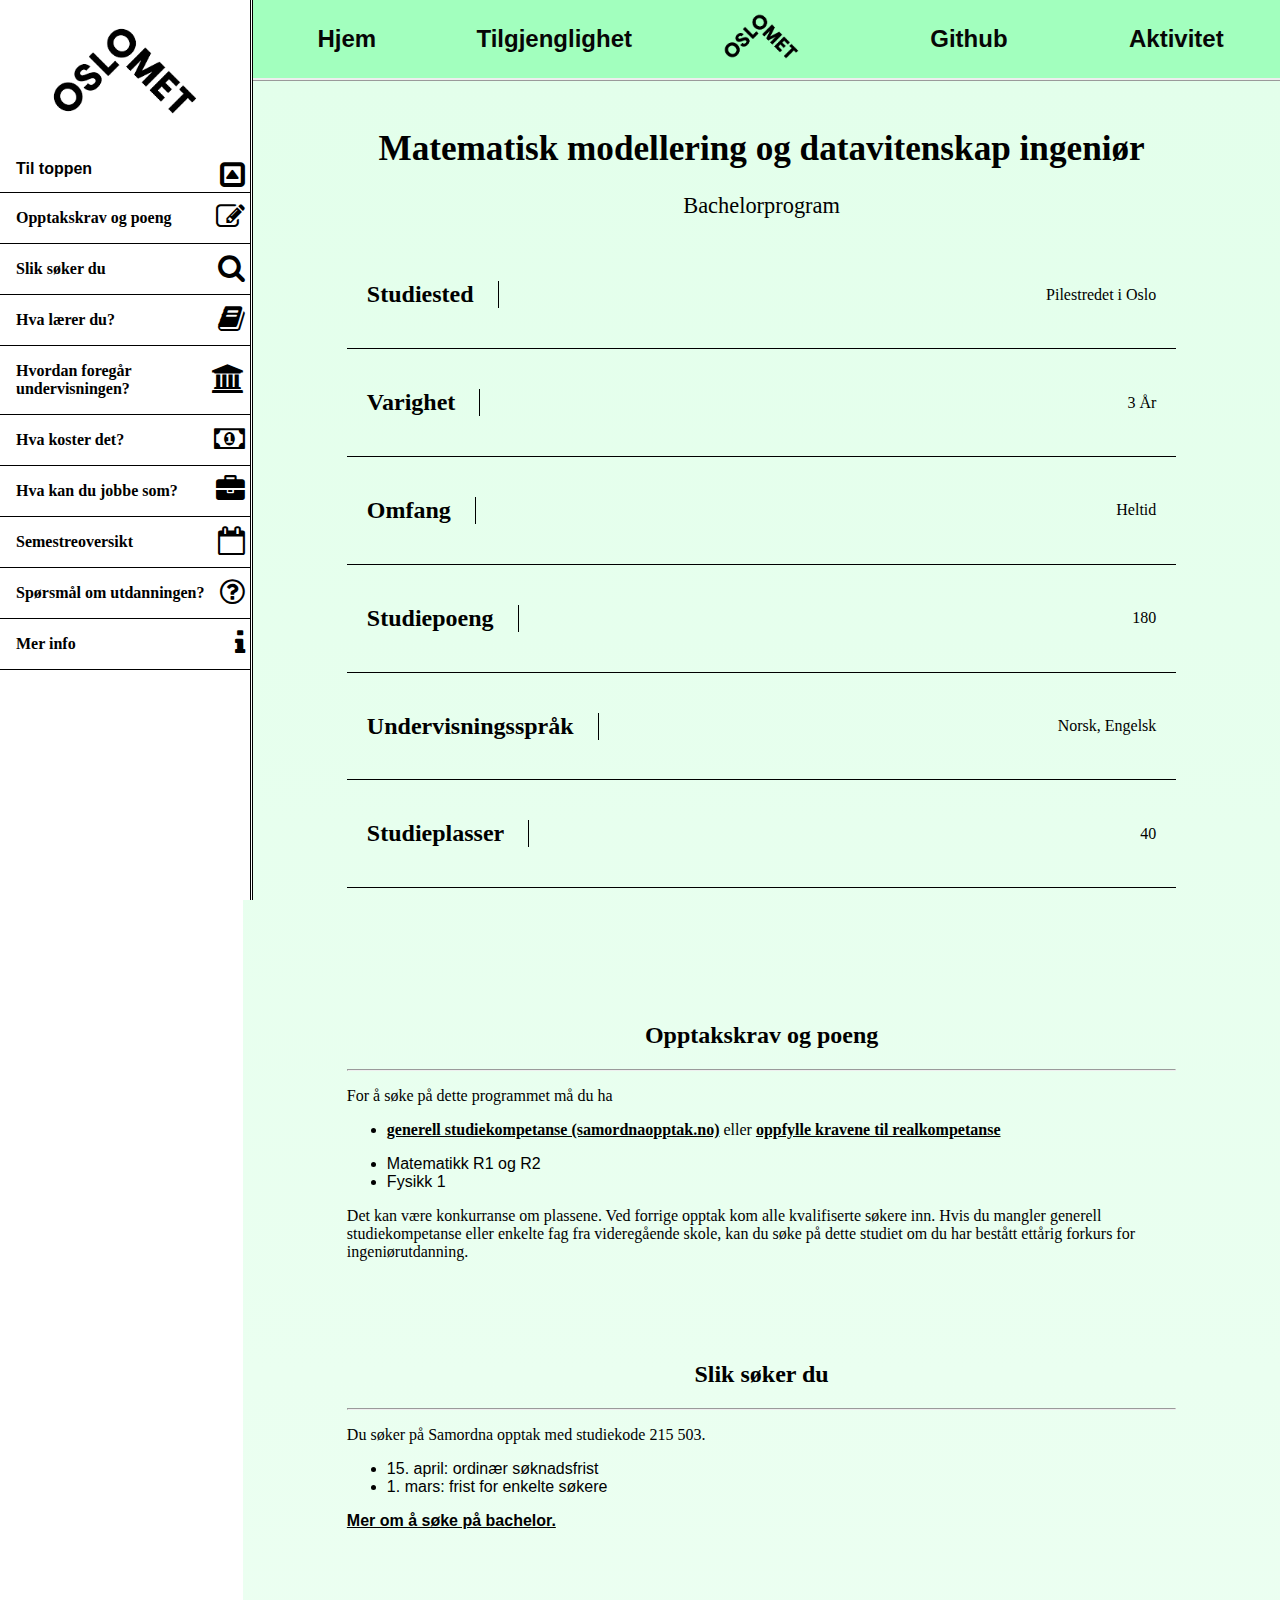
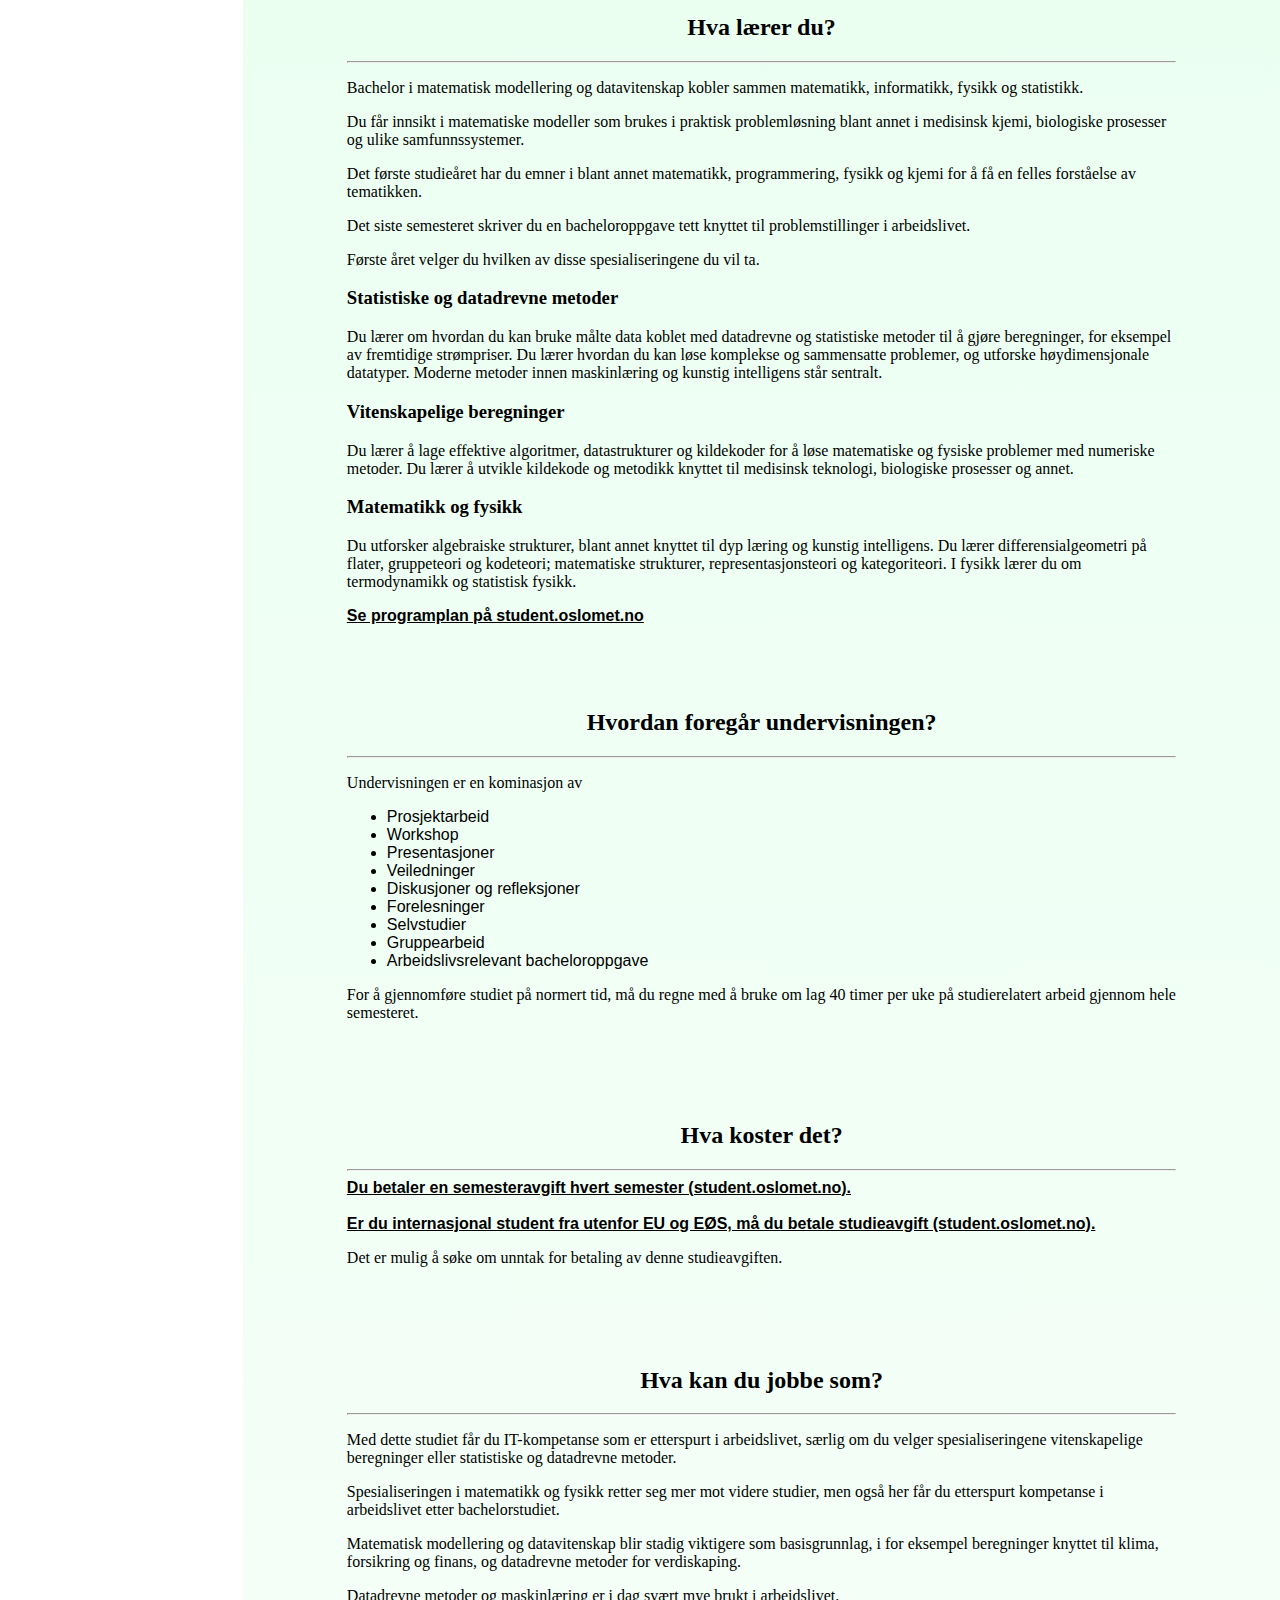
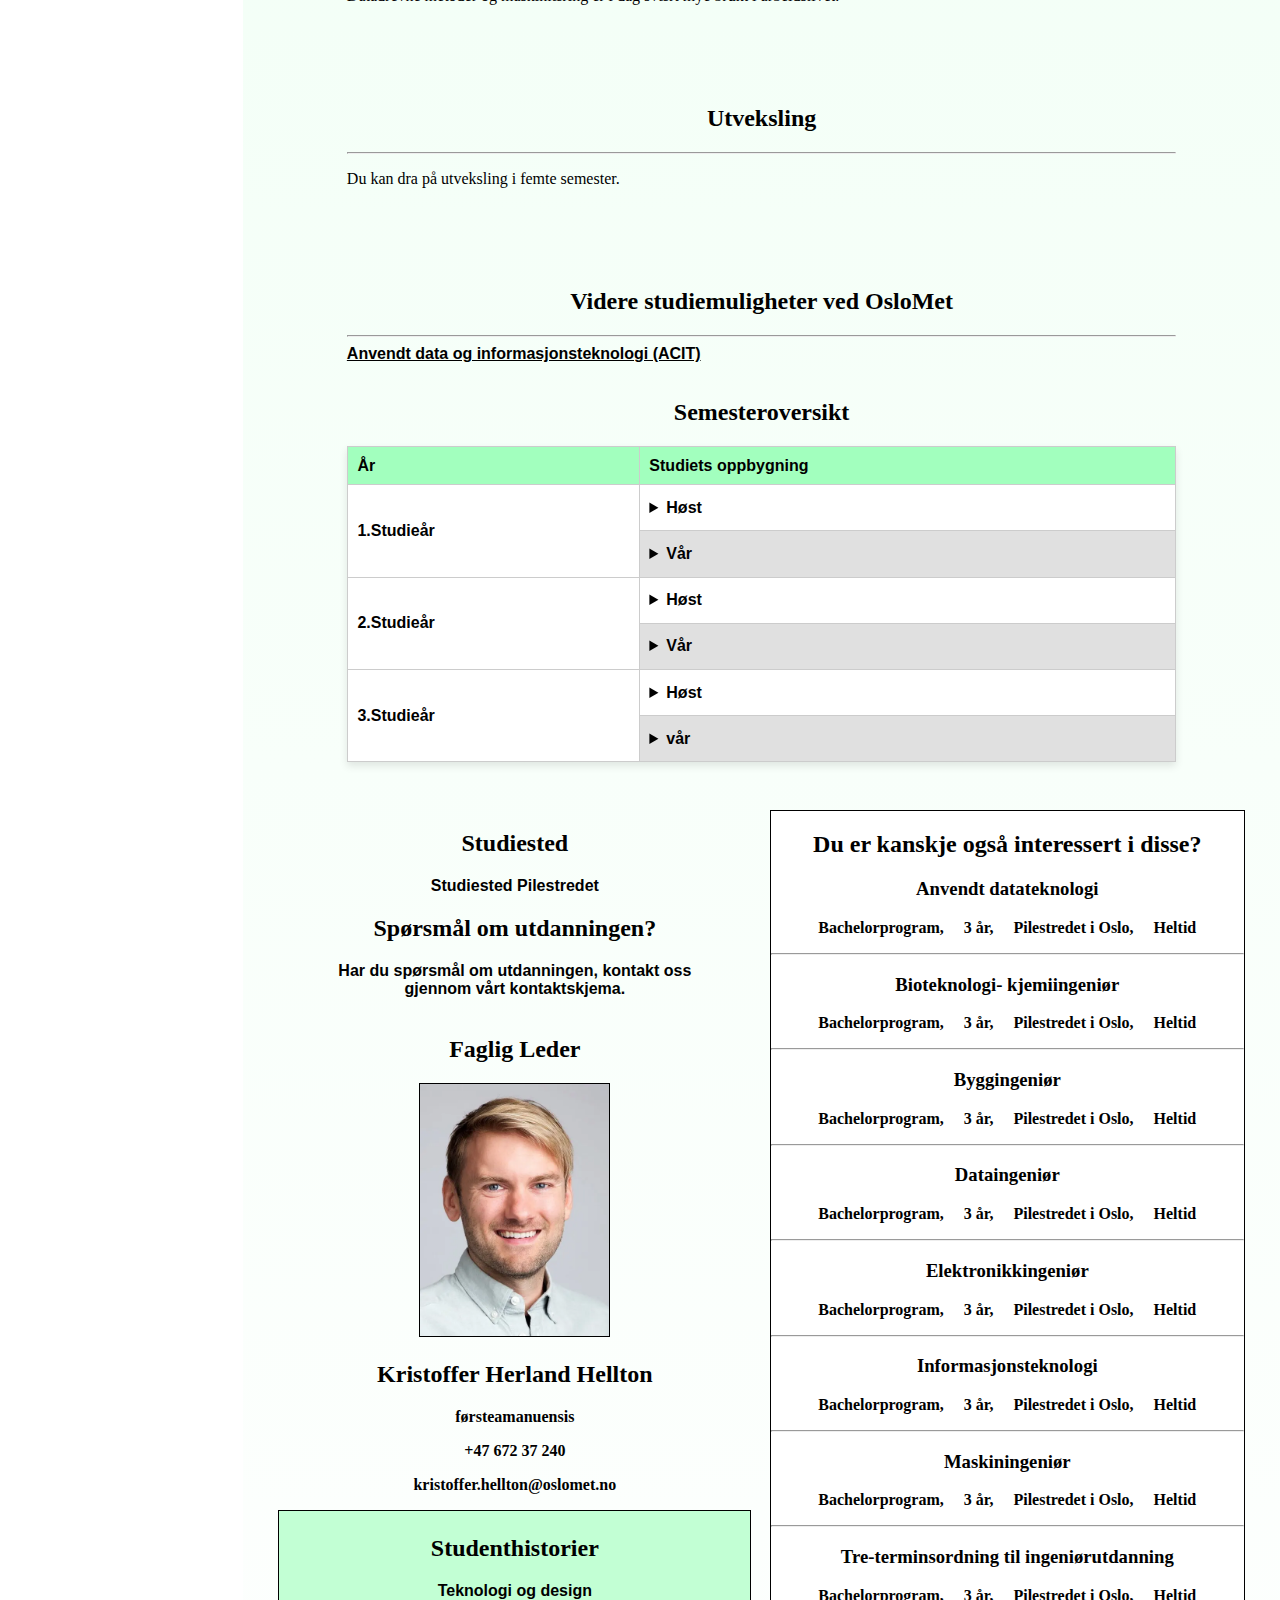
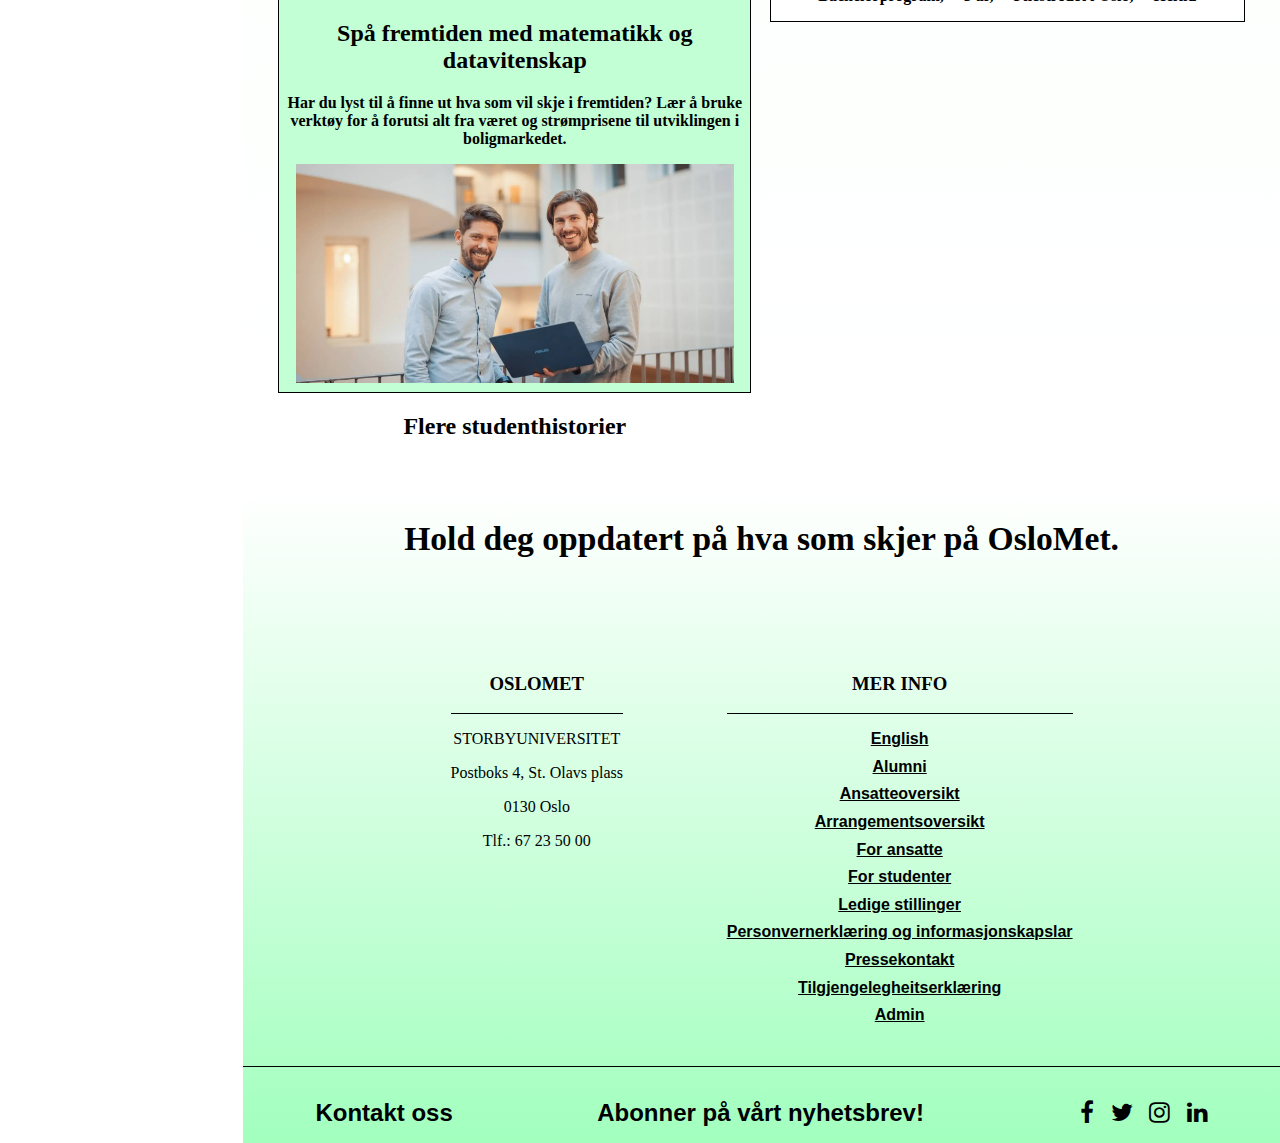
<file: index.html>
<!DOCTYPE html>
<html lang="no">
<head>
  <meta charset="UTF-8">
  <meta name="viewport" content="width=device-width, initial-scale=1.0">
  <meta name="description" content="Matematisk modellering og datavitenskap på oslomet">
  <meta name="keywords" content="oslomet, Matematisk modellering og datavitenskap">
  <link rel="stylesheet"  href="styles/style.css"> <!-- Lenker til delt CSS-fil -->
  <!-- Add icon library from w3school -->
   <!--https://developer.chrome.com/docs/lighthouse/seo/meta-description/?utm_source=lighthouse&utm_medium=devtools-->
<link rel="stylesheet" href="https://cdnjs.cloudflare.com/ajax/libs/font-awesome/4.7.0/css/font-awesome.min.css">
  <title>Matematisk modellering og datavitenskap</title>
</head>
<body>
  <div class="side-nav">
    <div>
      <a href="https://www.oslomet.no/">
        <img src="media/olsometlogo.webp" alt="Oslomet Logo">
        <!--https://kommunikasjon.ntb.no/presserom/15678779/oslomet/mi?item=logo-16984812-->
      </a>
    </div>
     <div>
      <ul>
        <li><a href="#til-headingtop"><div>
          </p>Til toppen</p>
          <div class="fa fa-caret-square-o-up"></div>
        </div></a></li>

        <li><a href="#til-heading1"><div>
          <p>Opptakskrav og poeng</p>
          <div class="fa fa-pencil-square-o"></div>
        </div></a></li>

        <li><a href="#til-heading2"><div>
          <p>Slik søker du</p>
          <div class="fa fa-search"></div>
        </div></a></li>

        <li><a href="#til-heading3"><div>
          <p>Hva lærer du?</p>
          <div class="fa fa-book"></div>
        </div></a></li>

        <li><a href="#til-heading4"><div>
          <p>Hvordan foregår undervisningen?</p>
          <div class="fa fa-university"></div>
        </div></a></li>

        <li><a href="#til-heading5"><div>
          <p>Hva koster det?</p>
          <div class="fa fa-money"></div>
        </div></a></li>

        <li><a href="#til-heading6"><div>
          <p>Hva kan du jobbe som?</p>
          <div class="fa fa-briefcase"></div>
        </div></a></li>

        <li><a href="#til-heading7"><div>
          <p>Semestreoversikt</p>
          <div class="fa fa-calendar-o"></div>
        </div></a></li>

        <li><a href="#til-heading8"><div>
          <p>Spørsmål om utdanningen?</p>
          <div class="fa fa-question-circle-o"></div>
        </div></a></li>

        <li><a href="#til-heading9"><div>
          <p>Mer info</p>
          <div class="fa fa-info"></div>
        </div></a></li>

      </ul>
    </div>
  </div>
  

  <div class="pushright">
    <header id="til-headingtop"> <!-- Felles toppseksjon med logo og navigasjon -->
      <!--denne seksjonen inneholder navigasjonslenker-->
      <nav>
        <div>
          <a href="index.html">Hjem</a>
        </div>

        <div>
          <a href="accessibility.html">Tilgjenglighet</a>
        </div>

        <div>
          <div class="oslomet-logo">
            <a href="https://www.oslomet.no/"><img src="media/olsometlogo.webp" alt="Oslomet logo"></a>
            
          </div>
        </div>

        <div>
          <a href="github.html">Github</a>
        </div>

        <div>
          <a href="activity.html">Aktivitet</a>
        </div>
      </nav>
    </header>
  
    <main>
      <div class="overskrift">
        <h1>Matematisk modellering og datavitenskap ingeniør</h1>  
        <p>Bachelorprogram <p>
      </div>
      
      
      <div>
        <!--i section, ser man samme mønstre-->
        <section class="oversikt">
          <div class="section-category">
            <!--&nbsp; to make space between h2 and |-->
            <h2>Studiested &nbsp; &nbsp;</h2>
            <p>Pilestredet i Oslo</p>
          </div>
        </section>
    
        <section class="oversikt">
          <div class="section-category">
            <!--&nbsp; to make space between h2 and |-->
            <h2>Varighet &nbsp; &nbsp;</h2>
            <p>3 År</p>
          </div>
        </section>
    
        <section class="oversikt">
          <div class="section-category">
            <!--&nbsp; to make space between h2 and |-->
            <h2>Omfang &nbsp; &nbsp;</h2>
            <p>Heltid</p>
          </div>
        </section>
    
        <section class="oversikt">
          <div class="section-category">
            <!--&nbsp; to make space between h2 and |-->
            <h2>Studiepoeng &nbsp; &nbsp;</h2>
            <p>180</p>
          </div>
        </section>
    
        <section class="oversikt">
          <div class="section-category">
            <!--&nbsp; to make space between h2 and |-->
            <h2>Undervisningsspråk &nbsp; &nbsp;</h2>
            <p>Norsk, Engelsk</p>
          </div>
        </section>
    
        <section class="oversikt">
          <div class="section-category">
            <!--&nbsp; to make space between h2 and |-->
            <h2>Studieplasser &nbsp; &nbsp;</h2>
            <p>40</p>
          </div>
        </section>
    </div>
    <br>
    
    
    
   <!--Det er en selvstendig artikkel--> 
    <article>
      <div class="box">
          <h2 id="til-heading1">Opptakskrav og poeng</h2>
          <hr>
          <p>For å søke på dette programmet må du ha</p>
          <ul>
              <li>
               <p>
                  <a href="https://www.samordnaopptak.no/info/opptak/opptak-uhg/">generell studiekompetanse (samordnaopptak.no)</a>
                  eller
                  <a href="https://www.oslomet.no/studier/soknad-og-opptak/realkompetanse/realkompetanse-ingenior">oppfylle kravene til realkompetanse</a>
               </p> 
              </li>
              <li>Matematikk R1 og R2 </li>  
              <LI>Fysikk 1</LI>   
          </ul>
          <p>Det kan være konkurranse om plassene. Ved forrige opptak kom alle kvalifiserte søkere inn.
    
              Hvis du mangler generell studiekompetanse eller enkelte fag fra videregående skole, kan du søke på dette studiet om du har bestått ettårig forkurs for ingeniørutdanning.</p>
    
    
      </div>
    
    
    
      <div class="box">
          <h2 id="til-heading2">Slik søker du</h2>
          <hr>
          <p>Du søker på Samordna opptak med studiekode 215 503.</p>
          <ul>
              <li>15. april: ordinær søknadsfrist</li>
              <li>1. mars: frist for enkelte søkere</li>
          </ul>
          <a href="https://www.oslomet.no/studier/soknad-og-opptak/opptak-til-bachelor-aarsstudier">Mer om å søke på bachelor.</a>
      
      </div>
    
      
    <div class="box">
      <h2 id="til-heading3">Hva lærer du?</h2>
      <hr>
      <p>Bachelor i matematisk modellering og datavitenskap kobler sammen matematikk, informatikk, fysikk og statistikk.</p>
      <p>Du får innsikt i matematiske modeller som brukes i praktisk problemløsning blant annet i medisinsk kjemi, biologiske prosesser og ulike samfunnssystemer.</p>
      <p>Det første studieåret har du emner i blant annet matematikk, programmering, fysikk og kjemi for å få en felles forståelse av tematikken.</p>
      <p>Det siste semesteret skriver du en bacheloroppgave tett knyttet til problemstillinger i arbeidslivet.</p>
      <p>Første året velger du hvilken av disse spesialiseringene du vil ta.</p>
      <h3>Statistiske og datadrevne metoder</h3>
      <p>Du lærer om hvordan du kan bruke målte data koblet med datadrevne og statistiske metoder til å gjøre beregninger, for eksempel av fremtidige strømpriser. Du lærer hvordan du kan løse komplekse og sammensatte problemer, og utforske høydimensjonale datatyper. Moderne metoder innen maskinlæring og kunstig intelligens står sentralt.</p>
      <h3>Vitenskapelige beregninger</h3>
      <p>Du lærer å lage effektive algoritmer, datastrukturer og kildekoder for å løse matematiske og fysiske problemer med numeriske metoder. Du lærer å utvikle kildekode og metodikk knyttet til medisinsk teknologi, biologiske prosesser og annet.</p>
      <h3>Matematikk og fysikk</h3>
      <p>Du utforsker algebraiske strukturer, blant annet knyttet til dyp læring og kunstig intelligens. Du lærer differensialgeometri på flater, gruppeteori og kodeteori; matematiske strukturer, representasjonsteori og kategoriteori. I fysikk lærer du om termodynamikk og statistisk fysikk.</p>
      <a href="https://student.oslomet.no/studier/-/studieinfo/programplan/HINGMAMO/2024/H%C3%98ST">Se programplan på student.oslomet.no</a>
    </div>
    
    
    <div class="box">
      <h2 id="til-heading4">Hvordan foregår undervisningen?</h2>
      <hr>
      <p>Undervisningen er en kominasjon av</p>
      <ul>
          <li>Prosjektarbeid</li>
          <li>Workshop</li>
          <li>Presentasjoner</li>
          <li>Veiledninger</li>
          <li>Diskusjoner og refleksjoner</li>
          <li>Forelesninger</li>
          <li>Selvstudier</li>
          <li>Gruppearbeid</li>
          <li>Arbeidslivsrelevant bacheloroppgave</li>
      </ul>
       <p>For å gjennomføre studiet på normert tid, må du regne med å bruke om lag 40 timer per uke på studierelatert arbeid gjennom hele semesteret.</p>
    </div>
    
    
    <div class="box">
      <h2 id="til-heading5">Hva koster det?</h2>
      <hr>
      <a href="https://student.oslomet.no/semesteravgift">Du betaler en semesteravgift hvert semester (student.oslomet.no).</a>
      <br>
      <br>
      <a href="https://student.oslomet.no/studieavgift-for-internasjonale-studenter-utenfor-eu-eos">Er du internasjonal student fra utenfor EU og EØS, må du betale studieavgift (student.oslomet.no).</a>
      <p>Det er mulig å søke om unntak for betaling av denne studieavgiften.</p>
    </div>
    
    
    <div class="box"> 
      <h2 id="til-heading6">Hva kan du jobbe som?</h2>
      <hr>
       <p>Med dette studiet får du IT-kompetanse som er etterspurt i arbeidslivet, særlig om du velger spesialiseringene vitenskapelige beregninger eller statistiske og datadrevne metoder.</p>
       <p>Spesialiseringen i matematikk og fysikk retter seg mer mot videre studier, men også her får du etterspurt kompetanse i arbeidslivet etter bachelorstudiet.</p>
       <p>Matematisk modellering og datavitenskap blir stadig viktigere som basisgrunnlag, i for eksempel beregninger knyttet til klima, forsikring og finans, og datadrevne metoder for verdiskaping.</p>
       <p>Datadrevne metoder og maskinlæring er i dag svært mye brukt i arbeidslivet.</p>
    </div>
    
    
    <div class="box">
    <h2>Utveksling</h2>
    <hr>
    <p>Du kan dra på utveksling i femte semester.</p>
    </div>
    
    
    <div class="box">
    <h2 >Videre studiemuligheter ved OsloMet</h2>
    <hr>
    <a href="https://www.oslomet.no/studier/tkd/anvendt-data-informasjonsteknologi">Anvendt data og informasjonsteknologi (ACIT)</a>
    
    </div>
    <table class="semester-table">
          <h2 id="til-heading7">Semesteroversikt</h2>
          <!--table head-->
          <thead>
            <tr>
              <th class="table-heading">År</th>
              <th class="table-heading">Studiets oppbygning</th>
            </tr>
          </thead>
    
          <tbody>
            <tr>
              <td rowspan="2">1.Studieår</td>
              <td>
                <details>
                  <summary>Høst</summary>
                  <ul>
                    <li><a href="https://student.oslomet.no/studier/-/studieinfo/emne/DAPE1300/2024/H%C3%98ST">Diskret matematikk  10 stp.</a></li>
                    <li><a href="https://student.oslomet.no/studier/-/studieinfo/emne/DAPE1400/2024/H%C3%98ST">Programmering  10 stp.</a></li>
                    <li><a href="https://student.oslomet.no/studier/-/studieinfo/emne/DATA1100/2024/H%C3%98ST">Teknologi og samfunn for programmerere  5 stp.</a></li>
                    <li><a href="https://student.oslomet.no/studier/-/studieinfo/emne/MAMO1100/2024/H%C3%98ST">Innføring i modeller og beregninger  5 stp.</a></li>
                  </ul>
                </details>
              </td>
            </tr>
    
            <tr>
              <td>
                  <details>
                  <summary>Vår</summary>
                  <ul>
                    <li><a href="https://student.oslomet.no/studier/-/studieinfo/emne/DAFE1000/2024/H%C3%98ST">Matematikk 1000  10 stp.</a></li>
                    <li><a href="https://student.oslomet.no/studier/-/studieinfo/emne/DAPE2101/2024/H%C3%98ST">Fysikk og kjemi  10 stp.</a></li>
                    <li><a href="https://student.oslomet.no/studier/-/studieinfo/emne/DATA1500/2024/H%C3%98ST">Databaser  10 stp.</a></li>
                  </ul>
                </details>
              </td>
            </tr>
    
            <tr>
              <td rowspan="2">2.Studieår</td>
              <td>
                <details>
                  <summary>Høst</summary>
                  <ul>
                    <li><a href="https://student.oslomet.no/studier/-/studieinfo/emne/DAPE2000/2024/H%C3%98ST">Matematikk 2000 med statistikk 10 stp.</a></li>
                    <li><a href="https://student.oslomet.no/studier/-/studieinfo/emne/MAMO2100/2024/H%C3%98ST">Modrne fysikk  10 stp.</a></li>
                  </ul>
                    <h3>Emnegruppe: Matematikk og fysikk</h3>
                       <ul>
                           <li><a href="https://student.oslomet.no/studier/-/studieinfo/emne/MAMO2300/2024/H%C3%98ST">Lineær algebra og introduksjon til gruppeteori  10stp.</a></li>
                       </ul>
                    <h3>Emnegruppe: Statistiske og datadrevne metoder</h3>
                       <ul>
                           <li><a href="https://student.oslomet.no/studier/-/studieinfo/emne/DATS2300/2024/H%C3%98ST">Algoritmer og datastrukturer  10 stp.</a></li>
                       </ul>
                    <h3>Emnegruppe: Vitenskapelige beregninger</h3>
                       <ul>
                           <li><a href="https://student.oslomet.no/studier/-/studieinfo/emne/DATS2300/2024/H%C3%98ST">Algoritmer og datastrukturer 10 stp.</a></li>
                       </ul>
                </details>
              </td>
            </tr>
    
            <tr>
              <td>
                <details>
                  <summary>Vår</summary>
                  <ul>
                    <li><a href="https://student.oslomet.no/studier/-/studieinfo/emne/DAVE3705/2024/H%C3%98ST"></a>Matematikk 4000 10 stp.</li>
                  </ul>
                  <!--unicode for star:&#9055;-->
                     <h3>Emnegruppe: Matematikk og fysikk</h3>
                        <ul>
                          <li><a href="https://student.oslomet.no/studier/-/studieinfo/emne/MAMO2400/2024/H%C3%98ST">Termodynamikk og statistisk fysikk 10 stp.</a></li>
                          <li><a href="https://student.oslomet.no/studier/-/studieinfo/emne/MAMO2500/2024/H%C3%98ST">Symmetrier og algebraiske strukturer 10 stp.</a></li>
                        </ul>
                     <h3>Emnegruppe: Statistiske og datadrevne metoder</h3>
                        <ul>
                          <li><a href="https://student.oslomet.no/studier/-/studieinfo/emne/MAMO3100/2024/H%C3%98ST">Statistisk analyse 10 stp.</a></li>
                          <li><a href="https://student.oslomet.no/studier/-/studieinfo/emne/ADSE3200/2024/H%C3%98ST">Visualisering 10 stp. &#9055;</a></li>
                          <li><a href="https://student.oslomet.no/studier/-/studieinfo/emne/MAMO2200/2024/H%C3%98ST">Avansert modellering og beregninger 10 stp. &#9055;</a></li>
                        </ul>
                     <h3>Emnegruppe: Vitenskapelige beregninger</h3>
                        <ul>
                            <li><a href="https://student.oslomet.no/studier/-/studieinfo/emne/DAVE3606/2024/H%C3%98ST">Ressurseffektive programmer 10 stp.</a></li>
                            <li><a href="https://student.oslomet.no/studier/-/studieinfo/emne/MAMO2200/2024/H%C3%98ST">Avansert modellering og beregninger 10stp.</a></li>
                        </ul>                                       
                </details>
              </td>
            </tr>
    
            <tr>
              <td rowspan="2">3.Studieår</td>
              <td>
                <details>
                  <summary>Høst</summary>
                  <ul>
                    <li><a href="https://student.oslomet.no/studier/-/studieinfo/emne/DAVE3700/2024/H%C3%98ST">Matematikk 3000  10 stp.</a></li>
                  </ul>
                       <h3>Emnegruppe: Matematikk og fysikk</h3>
                          <ul>
                            <li><a href="https://student.oslomet.no/studier/-/studieinfo/emne/MAMO3300/2024/H%C3%98ST">Reell analyse 10 stp.</a></li>
                            <li><a href="https://student.oslomet.no/studier/-/studieinfo/emne/DATA3730/2024/H%C3%98ST">Introduksjon til IT-forskning 10 stp. &#9055;</a></li>
                            <li><a href="https://student.oslomet.no/studier/-/studieinfo/emne/DATA3800/2024/H%C3%98ST">Introduction to Data Science with Scripting 10 stp. &#9055;</a></li>
                            <li><a href="https://student.oslomet.no/studier/-/studieinfo/emne/ITPE3100/2024/H%C3%98ST">Datasikkerhet 10 stp. &#9055;</a></li>
                            <li><a href="https://student.oslomet.no/studier/-/studieinfo/emne/MAMO3200/2024/H%C3%98ST"></a>Simulering og visualisering 10 stp. &#9055;</li>
                          </ul>
                       <h3>Emnegruppe: Statistiske og datadrevne metoder</h3>
                          <ul>
                            <li><a href="https://student.oslomet.no/studier/-/studieinfo/emne/DAVE3625/2024/H%C3%98ST">Introduksjon til Kunstig Intelligens</a></li>
                            <li><a href="https://student.oslomet.no/studier/-/studieinfo/emne/DATA3730/2024/H%C3%98ST">Introduksjon til IT-forskning 10 stp. &#9055;</a></li>
                            <li><a href="https://student.oslomet.no/studier/-/studieinfo/emne/DATA3750/2024/H%C3%98ST">Anvendt kunstig intelligens og data science prosjekt 10 stp. &#9055;</a></li>
                            <li><a href="https://student.oslomet.no/studier/-/studieinfo/emne/ITPE3100/2024/H%C3%98ST">Datasikkerhet 10 stp. &#9055;</a></li>
                            <li><a href="https://student.oslomet.no/studier/-/studieinfo/emne/MAMO3200/2024/H%C3%98ST">Simulering og visualisering 10 stp. &#9055;</a></li>
                          </ul>
                       <h3>Emnegruppe: Vitenskapelige beregninger</h3>
                          <ul>
                            <li><a href="https://student.oslomet.no/studier/-/studieinfo/emne/MAMO3200/2024/H%C3%98ST">Simulering og visualisering</a></li>
                            <li><a href="https://student.oslomet.no/studier/-/studieinfo/emne/DATA3730/2024/H%C3%98ST">Introduksjon til IT-forskning 10 stp. &#9055;</a></li>
                            <li><a href="https://student.oslomet.no/studier/-/studieinfo/emne/ITPE3100/2024/H%C3%98ST">Datasikkerhet 10 stp. &#9055;</a></li>
                            <li><a href="https://student.oslomet.no/studier/-/studieinfo/emne/MAMO2300/2024/H%C3%98ST">Lineær algebra og introduksjon til gruppeteori 10 stp. &#9055;</a></li>
                            <li><a href="https://student.oslomet.no/studier/-/studieinfo/emne/MAMO3300/2024/H%C3%98ST">Reell analyse 10 stp. &#9055;</a></li>
                          </ul>    
                </details>
              </td>
            </tr>
    
            <tr>
              <td>
                <details>
                  <summary>vår</summary>
                  <ul>
                    <li><a href="https://student.oslomet.no/studier/-/studieinfo/emne/DATA3900/2024/H%C3%98ST">Bacheloroppgave 20 stp.</a></li>
                  </ul>
                           <h3>Emnegruppe: Matematikk og fysikk</h3>
                            <ul>
                               <li><a href="https://student.oslomet.no/studier/-/studieinfo/emne/ADTS2310/2024/H%C3%98ST">Testing av programvare 10 stp. &#9055;</a></li>
                               <li><a href="https://student.oslomet.no/studier/-/studieinfo/emne/DATA2410/2024/H%C3%98ST">Datanettverk og skytjenester 10 stp. &#9055;</a></li>
                               <li><a href="https://student.oslomet.no/studier/-/studieinfo/emne/DAVE3606/2024/H%C3%98ST">Ressurseffektive programmer 10 stp. &#9055;</a></li>
                               <li><a href="https://student.oslomet.no/studier/-/studieinfo/emne/MAMO2200/2024/H%C3%98ST">Avansert modellering og beregninger 10 stp. &#9055;</a></li>
                            </ul>
                           <h3>Emnegruppe: Statistiske og datadrevne metoder</h3>
                              <ul>
                                <li><a href="https://student.oslomet.no/studier/-/studieinfo/emne/ADTS2310/2024/H%C3%98ST">Testing av programvare 10 stp. &#9055;</a></li>
                                <li><a href="https://student.oslomet.no/studier/-/studieinfo/emne/DATA2410/2024/H%C3%98ST">Datanettverk og skytjenester 10 stp. &#9055;</a></li>
                                <li><a href="https://student.oslomet.no/studier/-/studieinfo/emne/DAVE3606/2024/H%C3%98ST">Ressurseffektive programmer 10 stp. &#9055;</a></li>
                              </ul>
                            <h3>Emnegruppe: Vitenskapelige beregninger</h3>
                              <ul>
                                <li><a href="https://student.oslomet.no/studier/-/studieinfo/emne/ADSE3200/2024/H%C3%98ST">Visualisering 10 stp. &#9055;</a></li>
                                <li><a href="https://student.oslomet.no/studier/-/studieinfo/emne/ADTS2310/2024/H%C3%98ST">Testing av programvare 10 stp. &#9055;</a></li>
                                <li><a href="https://student.oslomet.no/studier/-/studieinfo/emne/DATA2410/2024/H%C3%98ST">Datanettverk og skytjenester 10 stp. &#9055;</a></li>
                                <li><a href="https://student.oslomet.no/studier/-/studieinfo/emne/MAMO2500/2024/H%C3%98ST">Symmetrier og algebraiske strukturer 10 stp. &#9055;</a></li>
                              </ul>   
                </details>
              </td>
            </tr>
          </tbody>
    
        </table>
    
    </article>
    
    <!--https://developer.mozilla.org/en-US/docs/Web/HTML/Element/details-->

    
    
    
    
        <div class="article-bottom">
          <div class="studiebakgrunn">
            <div class="studieinformasjon">
              <h2>Studiested</h2>
    
              <a href="https://www.oslomet.no/om/studiested-pilestredet">Studiested Pilestredet</a>
      
              <h2 id="til-heading8">Spørsmål om utdanningen?</h2>
      
              <a href="https://www.oslomet.no/kontaktskjema#Jeg%20vil%20bli%20student">Har du spørsmål om utdanningen, kontakt oss gjennom vårt kontaktskjema.</a>
            </div>
    
            <br>
    
            <div class="faglig-leder">
              <h2>Faglig Leder</h2>
              <a href="https://www.oslomet.no/om/ansatt/krhel3944/">
                <div>
                  <img src="media/krhel3944.webp" alt="Kristoffer Herland Hellton">
                  <!--Photographer: OsloMet
                  Source: https://www.oslomet.no/studier/tkd/matematisk-modellering-datavitenskap-->
                  <h2>Kristoffer Herland Hellton</h2>
                  <p>førsteamanuensis</p>
                  <p>+47 672 37 240</p>
                  <!--&#x40; is unicode for "at"-->
                  <p>kristoffer.hellton&#x40;oslomet.no</p>
                </div>
              </a>
            </div>
    
            <div class="student-historier">
              <h2>Studenthistorier</h2>
              <a href="https://www.oslomet.no/studier/studenthistorier?student_story=147">Teknologi og design</a>
              <a href="https://www.oslomet.no/studier/studenthistorier/spa-fremtiden-matematikk-datavitenskap">
                <div>
                  <h2>Spå fremtiden med matematikk og datavitenskap</h2>
                  <p>Har du lyst til å finne ut hva som vil skje i fremtiden? Lær å bruke verktøy for å forutsi alt fra været og strømprisene til utviklingen i boligmarkedet.</p>
                  <img src="media/studiethistorie.webp" alt="To menn som ser på kamera">
                  <!--Photographer: OsloMet
                  Source: https://www.oslomet.no/studier/tkd/matematisk-modellering-datavitenskap-->
                </div>
              </a>
            </div>
            <div>
              <a href="https://www.oslomet.no/studier/studenthistorier">
                <div class="flere-studenthistorier">
                  <h2>Flere studenthistorier</h2>
                </div>
              </a>
            </div>
          </div>
          <div class="kanskje-interessert">
            <h2>Du er kanskje også interessert i disse?</h2>
            <ul>
              <li class="interessert-liste"><a href="https://www.oslomet.no/studier/tkd/anvendt-datateknologi"><div>
                <h3>Anvendt datateknologi</h3>
                <p> 
                  <span class="rightandleftspace">Bachelorprogram,</span>
                  <span class="rightandleftspace">3 år,</span>
                  <span class="rightandleftspace">Pilestredet i Oslo,</span>
                  <span class="rightandleftspace">Heltid</span>
                </p>
                <hr>
              </div></a></li>
              
              <li class="interessert-liste"><a href="https://www.oslomet.no/studier/tkd/bioteknologi-kjemiingenior"><div>
                <h3>Bioteknologi- kjemiingeniør</h3>
                <p> 
                  <span class="rightandleftspace">Bachelorprogram,</span>
                  <span class="rightandleftspace">3 år,</span>
                  <span class="rightandleftspace">Pilestredet i Oslo,</span>
                  <span class="rightandleftspace">Heltid</span>
                </p>
                <hr>
              </div></a></li>
    
              <li class="interessert-liste"><a href="https://www.oslomet.no/studier/tkd/byggingenior"><div>
                <h3>Byggingeniør</h3>
                <p> 
                  <span class="rightandleftspace">Bachelorprogram,</span>
                  <span class="rightandleftspace">3 år,</span>
                  <span class="rightandleftspace">Pilestredet i Oslo,</span>
                  <span class="rightandleftspace">Heltid</span>
                </p>
                <hr>
              </div></a></li>
    
              <li class="interessert-liste"><a href="https://www.oslomet.no/studier/tkd/dataingenior"><div>
                <h3>Dataingeniør</h3>
                <p> 
                  <span class="rightandleftspace">Bachelorprogram,</span>
                  <span class="rightandleftspace">3 år,</span>
                  <span class="rightandleftspace">Pilestredet i Oslo,</span>
                  <span class="rightandleftspace">Heltid</span>
                </p>
                <hr>
              </div></a></li>
    
              <li class="interessert-liste"><a href="https://www.oslomet.no/studier/tkd/elektronikkingenior"><div>
                <h3>Elektronikkingeniør</h3>
                <p> 
                  <span class="rightandleftspace">Bachelorprogram,</span>
                  <span class="rightandleftspace">3 år,</span>
                  <span class="rightandleftspace">Pilestredet i Oslo,</span>
                  <span class="rightandleftspace">Heltid</span>
                </p>
                <hr>
              </div></a></li>
    
              <li class="interessert-liste"><a href="https://www.oslomet.no/studier/tkd/informasjonsteknologi"><div>
                <h3>Informasjonsteknologi</h3>
                <p> 
                  <span class="rightandleftspace">Bachelorprogram,</span>
                  <span class="rightandleftspace">3 år,</span>
                  <span class="rightandleftspace">Pilestredet i Oslo,</span>
                  <span class="rightandleftspace">Heltid</span>
                </p>
                <hr>
              </div></a></li>
    
              <li class="interessert-liste"><a href="https://www.oslomet.no/studier/tkd/maskiningenior"><div>
                <h3>Maskiningeniør</h3>
                <p> 
                  <span class="rightandleftspace">Bachelorprogram,</span>
                  <span class="rightandleftspace">3 år,</span>
                  <span class="rightandleftspace">Pilestredet i Oslo,</span>
                  <span class="rightandleftspace">Heltid</span>
                </p>
                <hr>
              </div></a></li>
    
              <li class="interessert-liste"><a href="https://www.oslomet.no/studier/tkd/tre-termin-ingenior"><div>
                <h3>Tre-terminsordning til ingeniørutdanning</h3>
                <p> 
                  <span class="rightandleftspace">Bachelorprogram,</span>
                  <span class="rightandleftspace">3 år,</span>
                  <span class="rightandleftspace">Pilestredet i Oslo,</span>
                  <span class="rightandleftspace">Heltid</span>
                </p>
              </div></a></li>
            </ul>
          </div>
        </div>
      </main>

      <footer>
        <div class="footer-text">
          <!--kopierte text fra matmod side-->
          <h2 id="til-heading9">Hold deg oppdatert på hva som skjer på OsloMet. </h2> 
        </div>
    
        <div class="footer-box">
          <div class="footer-oslomet">
            <div class="underline">
              <h3>OSLOMET</h3>
            </div>
            
            <p>STORBYUNIVERSITET</p>
            <p>Postboks 4, St. Olavs plass</p>
            <p>0130 Oslo</p>
            <p>Tlf.: 67 23 50 00 </p>
          </div>
    
         <div class="footer-merinfo">
          <div class="underline">
            <h3>MER INFO</h3>
          </div>
          <ul>
            <li><a href="https://www.oslomet.no/en">English</a></li>  
            <li><a href="https://www.oslomet.no/alumni">Alumni</a></li>  
            <li><a href="https://www.oslomet.no/om/ansatteoversikt">Ansatteoversikt</a></li>  
            <li><a href="https://www.oslomet.no/om/arrangement/arrangementsoversikt">Arrangementsoversikt</a></li>  
            <li><a href="https://www.oslomet.no/om/for-ansatte">For ansatte</a></li>  
            <li><a href="https://www.oslomet.no/om/for-studenter">For studenter</a></li>  
            <li><a href="https://www.oslomet.no/om/ledige-stillinger">Ledige stillinger</a></li>  
            <li><a href="https://www.oslomet.no/om/personvernerklering-informasjonskapslar">Personvernerklæring og informasjonskapslar</a></li>  
            <li><a href="https://www.oslomet.no/om/pressekontakt">Pressekontakt</a></li>  
            <li><a href="https://www.oslomet.no/om/tilgjengelegheitserklering">Tilgjengelegheitserklæring</a></li>  
            <li><a href="https://www.oslomet.no/om/pressekontakt">Admin</a></li>  
          </ul>
          </div>
        </div>
    
        <div class="footer-bottom">
          <div>
            <a href="https://www.oslomet.no/om/kontakt">Kontakt oss</a> 
          </div>
    
          <div>
            <a href="https://www.oslomet.no/nyhetsbrev">Abonner på vårt nyhetsbrev!</a>
          </div>
    
          <div class="footer-socialmedia">
            <!-- Font icons source: w3schools.com -->
            <!--https://developer.mozilla.org/en-US/docs/Web/Accessibility/ARIA/Attributes/aria-label-->
            <a href="https://www.facebook.com/oslomet/" class="fa fa-facebook" aria-label="Read more on facebook"></a>
            <a href="https://twitter.com/oslomet" class="fa fa-twitter" aria-label="Read more on twitter"> </a>
            <a href="https://www.instagram.com/oslomet/?hl=nb" class="fa fa-instagram" aria-label="Read more on instagram"> </a>
            <a href="https://no.linkedin.com/school/oslomet/" class="fa fa-linkedin" aria-label="Read more on linkedin"></a>
          </div>
        </div>
      </footer>
  </div>
</body>
</html>
</file>
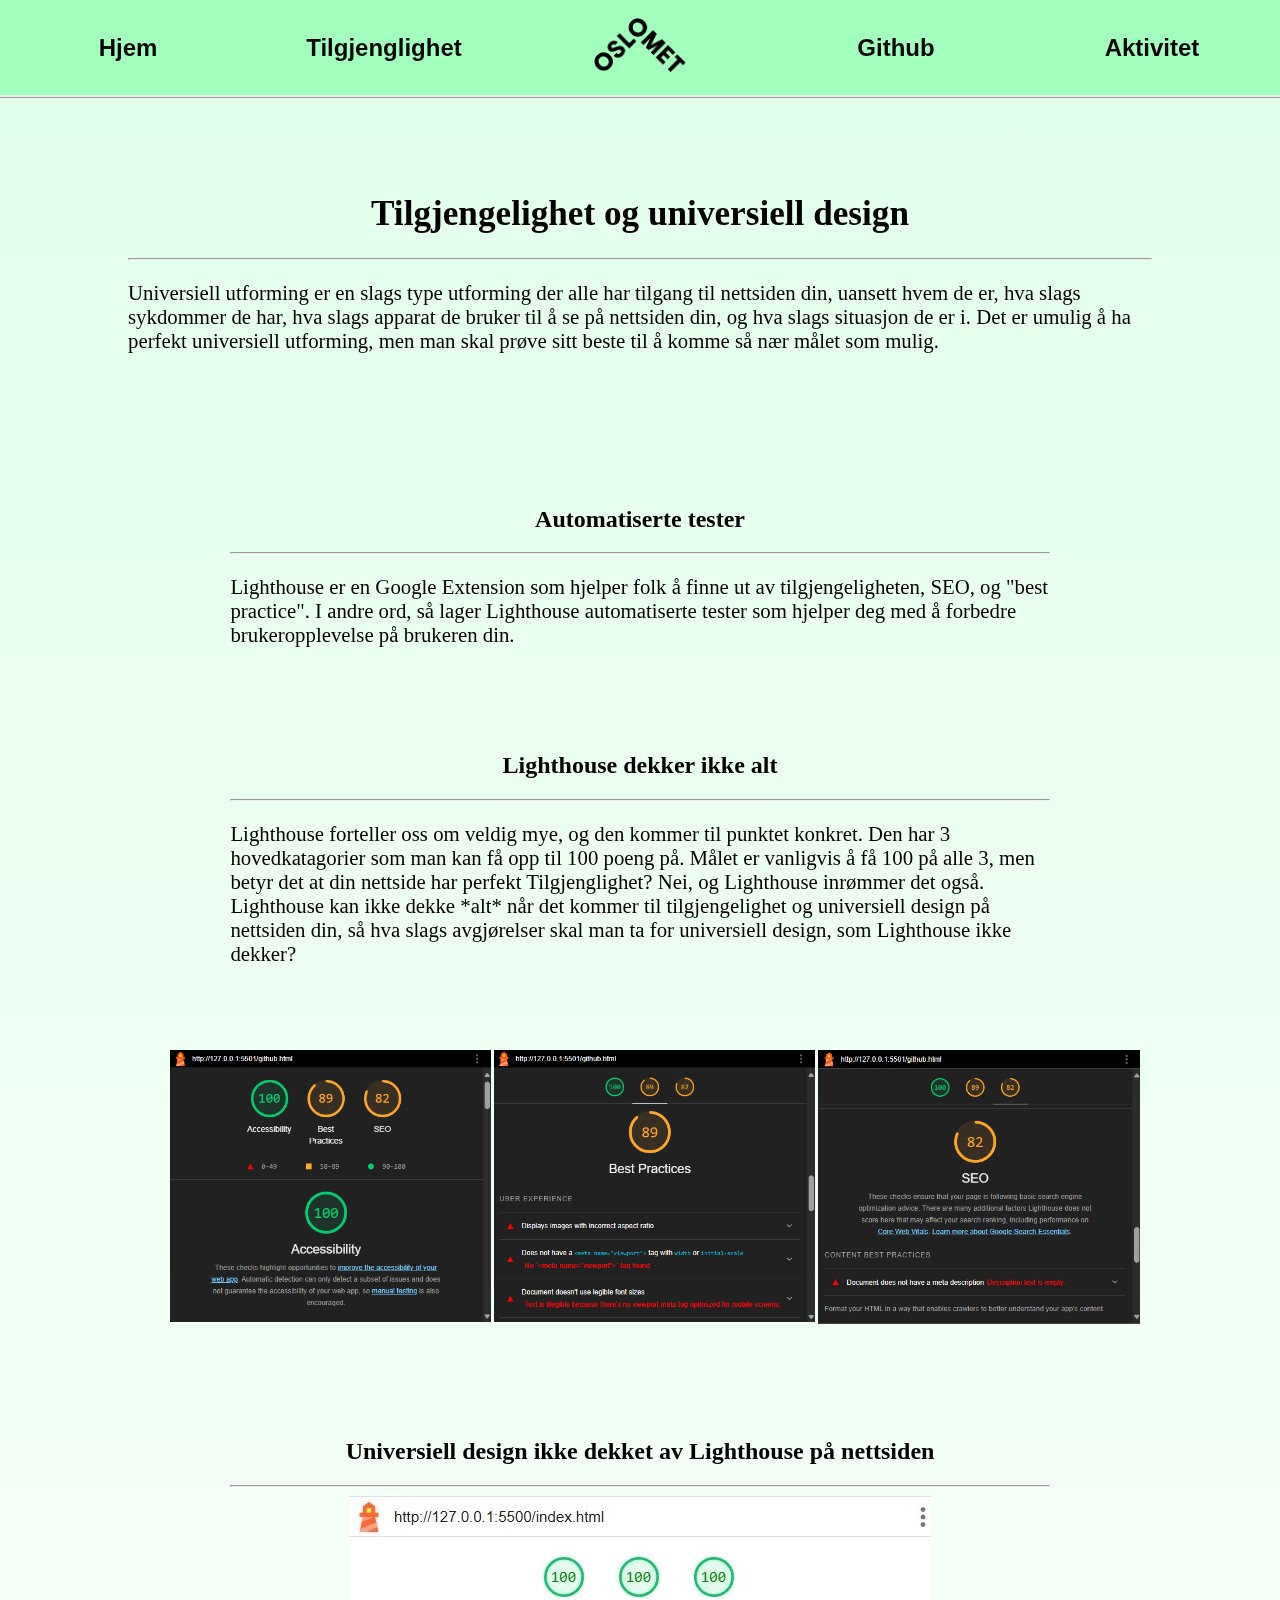
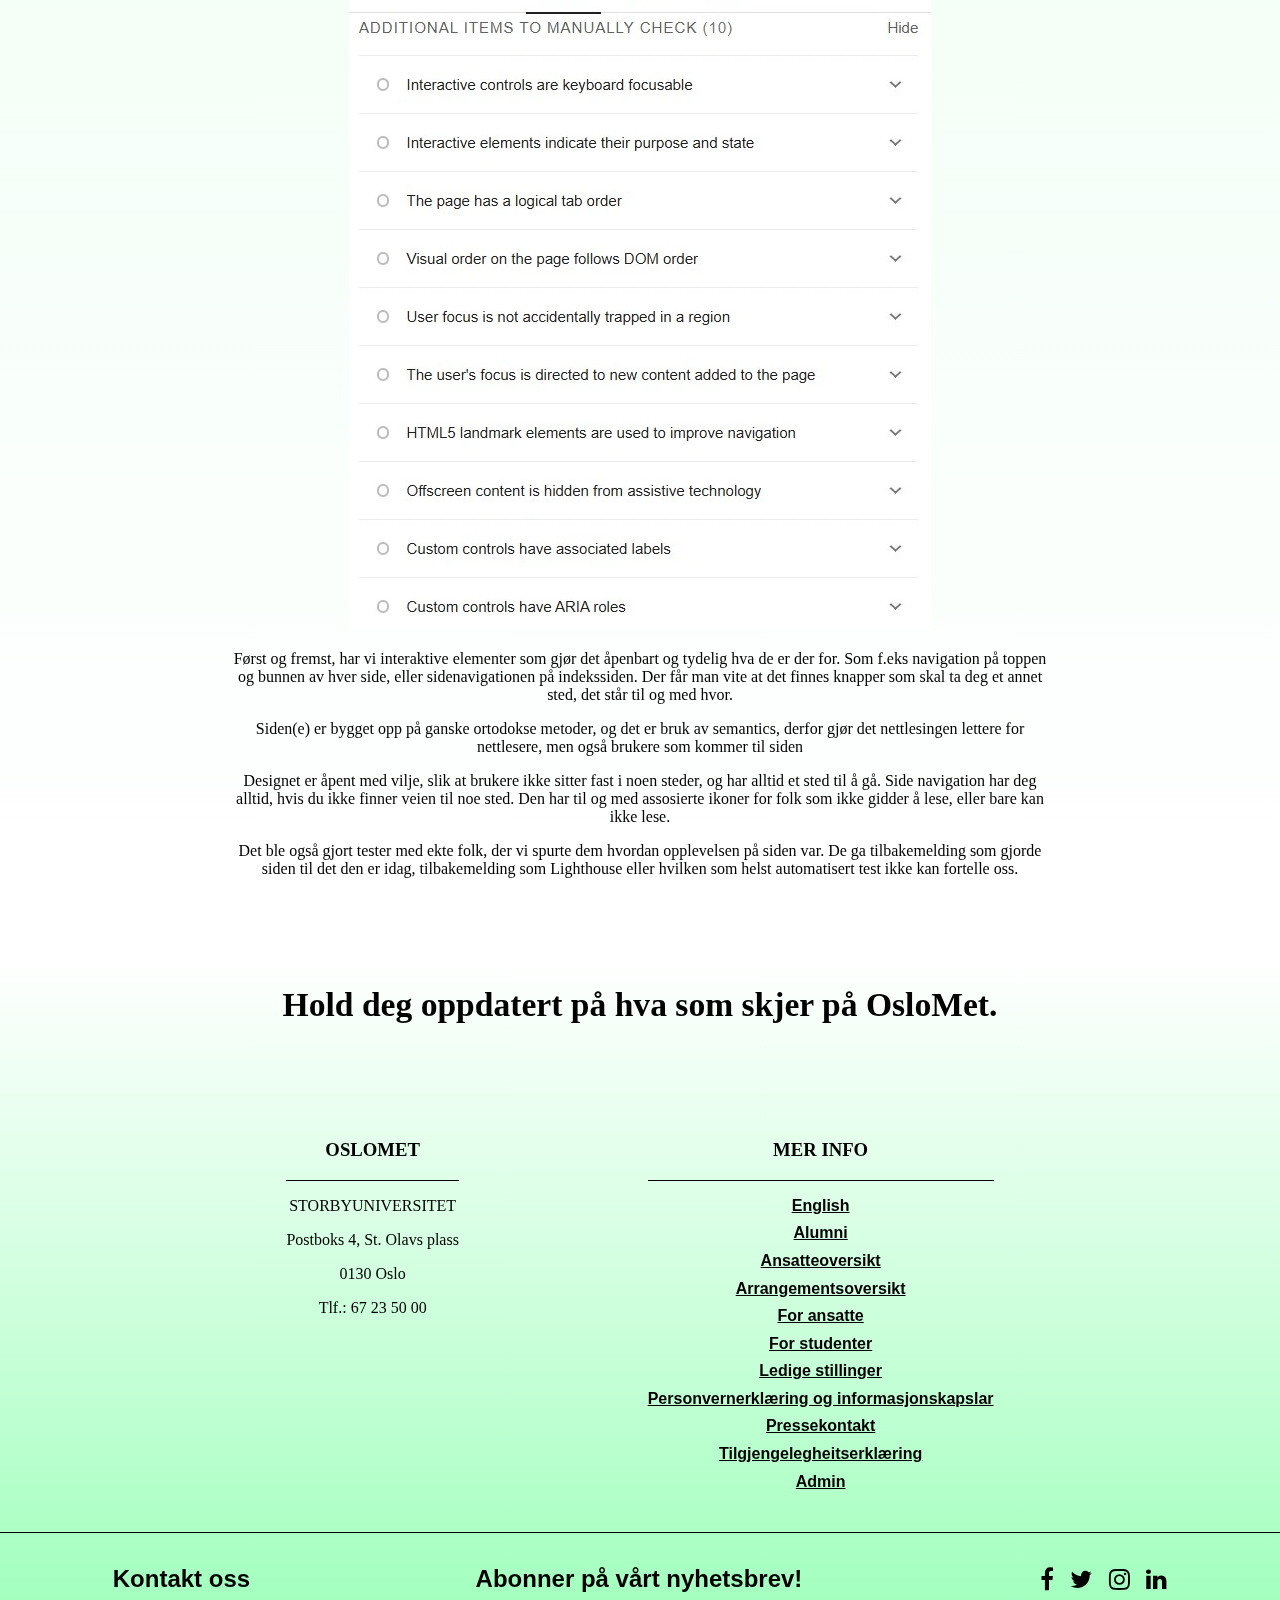
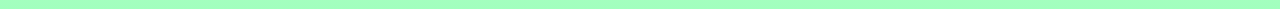
<file: accessibility.html>
<!DOCTYPE html>
<html lang="no">
<head>
  <meta charset="UTF-8">
  <meta name="viewport" content="width=device-width, initial-scale=1.0">
  <meta name="description" content="Automated test using lighthouse">
  <link rel="stylesheet"  href="styles/style.css"> <!-- Lenker til delt CSS-fil -->
  <!--This is to get icons from the icon library. 
  Link: https://www.w3schools.com/icons/fontawesome_icons_intro.asp-->
  <link rel="stylesheet" href="https://cdnjs.cloudflare.com/ajax/libs/font-awesome/4.7.0/css/font-awesome.min.css">
  <title>Accessibility</title>
</head>

<body>
  <header> <!-- Felles toppseksjon med logo og navigasjon -->
    <nav>
      <div>
        <a href="index.html">Hjem</a>
      </div>

      <div>
        <a href="accessibility.html">Tilgjenglighet</a>
      </div>

      <div>
        <div class="oslomet-logo">
          <a href="https://www.oslomet.no/"></a>
          <!--Logo belongs here: https://www.oslomet.no/-->
          <img src="media/olsometlogo.webp" alt="Oslomet logo">
        </div>
      </div>

      <div>
        <a href="github.html">Github</a>
      </div>

      <div>
        <a href="activity.html">Aktivitet</a>
      </div>
    </nav>
  </header>
  

    <main>
      <article>
        <div class="paragraph">
          <h1>Tilgjengelighet og universiell design</h1>
          <hr>
          <p>Universiell utforming er en slags type utforming der alle har tilgang til nettsiden din, uansett hvem de er, hva slags sykdommer de har, hva slags apparat de bruker til å se på nettsiden din, og hva slags situasjon de er i. Det er umulig å ha perfekt universiell utforming, men man skal prøve sitt beste til å komme så nær målet som mulig.</p>
        </div>

        <div>
          <div class="paragraph">
            <h2>Automatiserte tester</h2>
            <hr>
            <p>Lighthouse er en Google Extension som hjelper folk å finne ut av tilgjengeligheten, SEO, og "best practice". I andre ord, så lager Lighthouse automatiserte tester som hjelper deg med å forbedre brukeropplevelse på brukeren din.
            </p>
          </div>
        
          <div class="paragraph">
            <h2>Lighthouse dekker ikke alt</h2>
            <hr>
            <p>Lighthouse forteller oss om veldig mye, og den kommer til punktet konkret. Den har 3 hovedkatagorier som man kan få opp til 100 poeng på. Målet er vanligvis å få 100 på alle 3, men betyr det at din nettside har perfekt Tilgjenglighet? Nei, og Lighthouse inrømmer det også. Lighthouse kan ikke dekke *alt* når det kommer til tilgjengelighet og universiell design på nettsiden din, så hva slags avgjørelser skal man ta for universiell design, som Lighthouse ikke dekker?</p>
          </div>
          <!--All screenshots present in this document are taken by Mateen Chandhry-->
          <div class="lighthouse-bilder">
            <div>
              <img src="media/accessibility.webp.webp" alt="Accessibility">
            </div>

            <div>
              <img src="media/best practices.webp.webp" alt="Best practice">
            </div>

            <div>
              <img src="media/seo.webp.webp" alt="SEO">
            </div>
          </div>

          <div class="sammensatt-tekst">
            <h2>Universiell design ikke dekket av Lighthouse på nettsiden</h2>
            <hr>
            <img src="media/perfectscorelighthouse.webp" alt="Perfekt Lighthouse score men med tips">
            <p>Først og fremst, har vi interaktive elementer som gjør det åpenbart og tydelig hva de er der for. Som f.eks navigation på toppen og bunnen av hver side, eller sidenavigationen på indekssiden. Der får man vite at det finnes knapper som skal ta deg et annet sted, det står til og med hvor.</p>

            <p>Siden(e) er bygget opp på ganske ortodokse metoder, og det er bruk av semantics, derfor gjør det nettlesingen lettere for nettlesere, men også brukere som kommer til siden</p>

            <p>Designet er åpent med vilje, slik at brukere ikke sitter fast i noen steder, og har alltid et sted til å gå. Side navigation har deg alltid, hvis du ikke finner veien til noe sted. Den har til og med assosierte ikoner for folk som ikke gidder å lese, eller bare kan ikke lese.</p>

            <p>Det ble også gjort tester med ekte folk, der vi spurte dem hvordan opplevelsen på siden var. De ga tilbakemelding som gjorde siden til det den er idag, tilbakemelding som Lighthouse eller hvilken som helst automatisert test ikke kan fortelle oss.</p>
          </div>
        </div>
      </article>
    </main>
      
    <footer>
      <div class="footer-text">
        <!--kopierte text fra matmod side-->
        <h2 id="til-heading9">Hold deg oppdatert på hva som skjer på OsloMet. </h2> 
      </div>
  
      <div class="footer-box">
        <div class="footer-oslomet">
          <div class="underline">
            <h3>OSLOMET</h3>
          </div>
          
          <p>STORBYUNIVERSITET</p>
          <p>Postboks 4, St. Olavs plass</p>
          <p>0130 Oslo</p>
          <p>Tlf.: 67 23 50 00 </p>
        </div>
  
       <div class="footer-merinfo">
        <div class="underline">
          <h3>MER INFO</h3>
        </div>
        <ul>
          <li><a href="https://www.oslomet.no/en">English</a></li>  
          <li><a href="https://www.oslomet.no/alumni">Alumni</a></li>  
          <li><a href="https://www.oslomet.no/om/ansatteoversikt">Ansatteoversikt</a></li>  
          <li><a href="https://www.oslomet.no/om/arrangement/arrangementsoversikt">Arrangementsoversikt</a></li>  
          <li><a href="https://www.oslomet.no/om/for-ansatte">For ansatte</a></li>  
          <li><a href="https://www.oslomet.no/om/for-studenter">For studenter</a></li>  
          <li><a href="https://www.oslomet.no/om/ledige-stillinger">Ledige stillinger</a></li>  
          <li><a href="https://www.oslomet.no/om/personvernerklering-informasjonskapslar">Personvernerklæring og informasjonskapslar</a></li>  
          <li><a href="https://www.oslomet.no/om/pressekontakt">Pressekontakt</a></li>  
          <li><a href="https://www.oslomet.no/om/tilgjengelegheitserklering">Tilgjengelegheitserklæring</a></li>  
          <li><a href="https://www.oslomet.no/om/pressekontakt">Admin</a></li>  
        </ul>
        </div>
      </div>
  
      <div class="footer-bottom">
        <div>
          <a href="https://www.oslomet.no/om/kontakt">Kontakt oss</a> 
        </div>
  
        <div>
          <a href="https://www.oslomet.no/nyhetsbrev">Abonner på vårt nyhetsbrev!</a>
        </div>
  
        <div class="footer-socialmedia">
          <a href="https://www.facebook.com/oslomet/" class="fa fa-facebook" aria-label="Read more on facebook"></a>
          <a href="https://twitter.com/oslomet" class="fa fa-twitter" aria-label="Read more on twitter"> </a>
          <a href="https://www.instagram.com/oslomet/?hl=nb" class="fa fa-instagram" aria-label="Read more on instagram"> </a>
          <a href="https://no.linkedin.com/school/oslomet/" class="fa fa-linkedin" aria-label="Read more on linkedin"></a>
        </div>
      </div>
    </footer>
      </body>
      <!--Icons taken from w3schools.
      source: https://www.w3schools.com/icons/fontawesome_icons_intro.asp-->
</file>
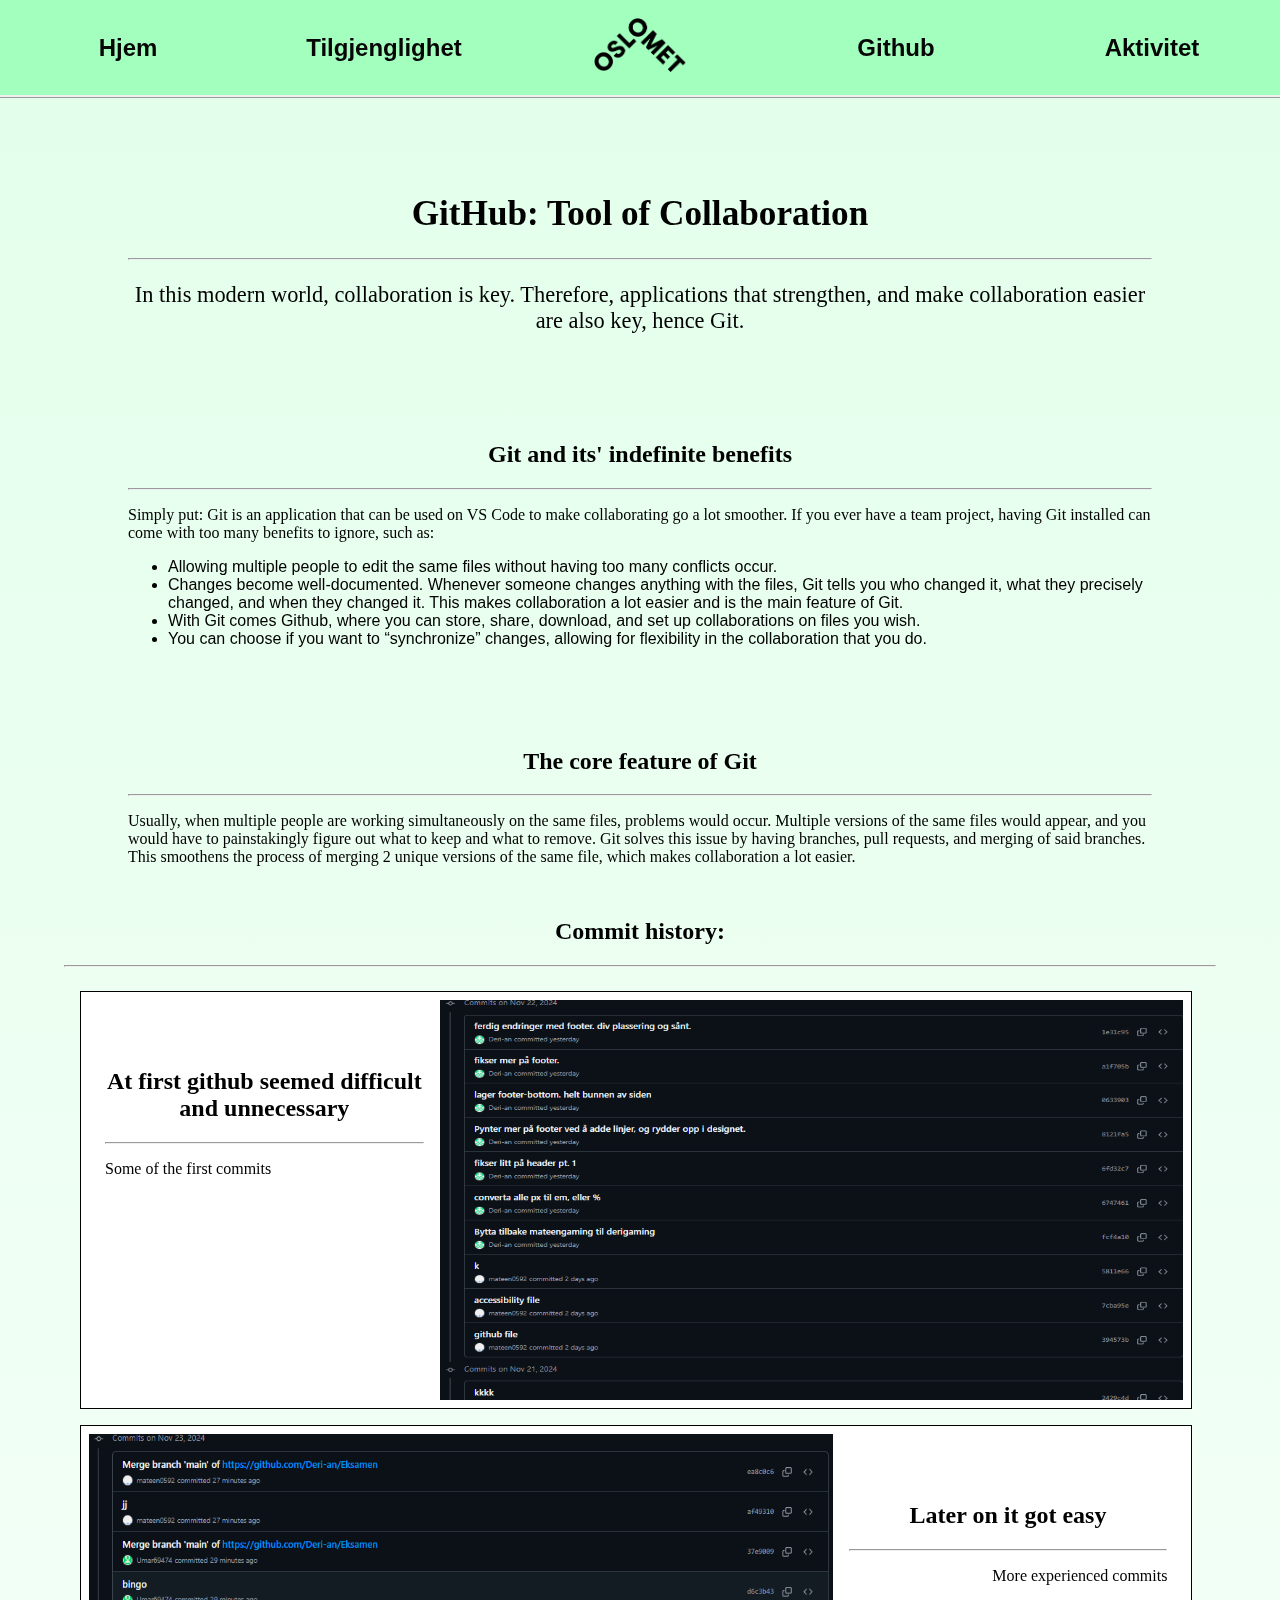
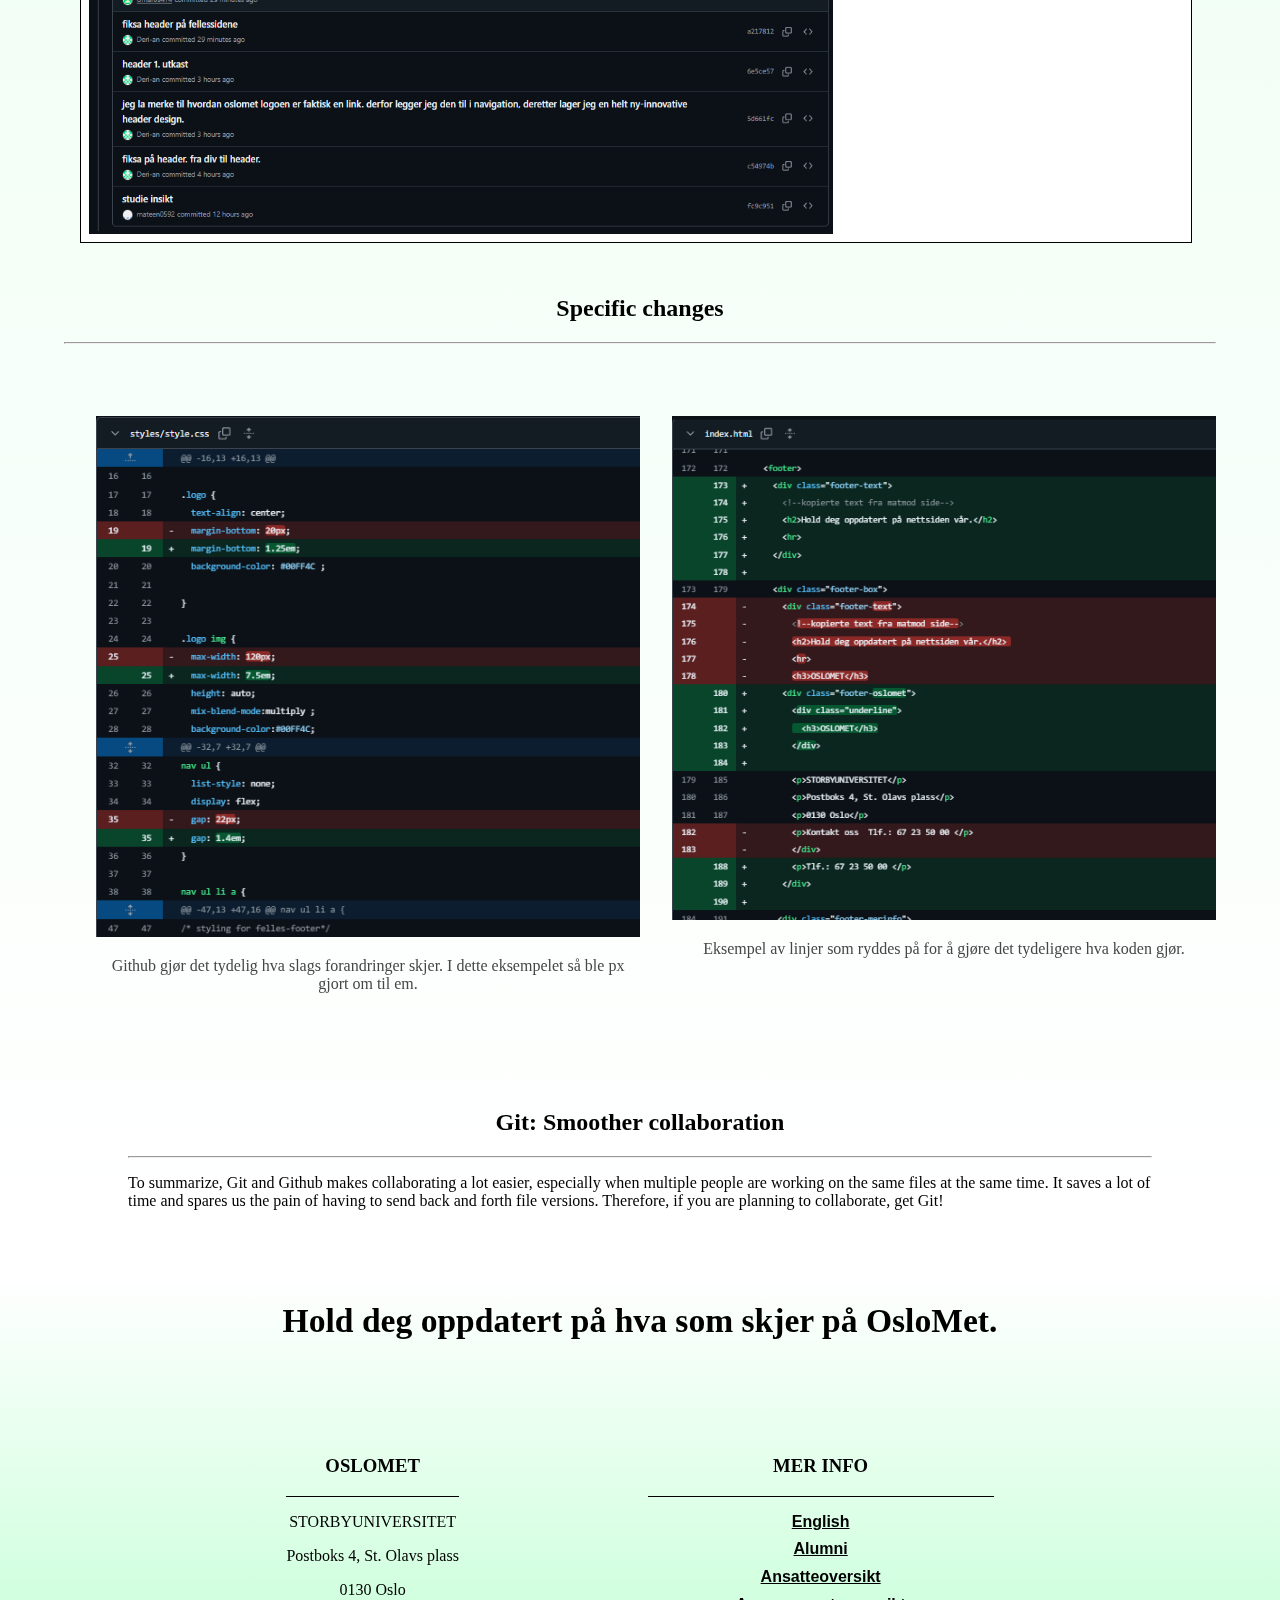
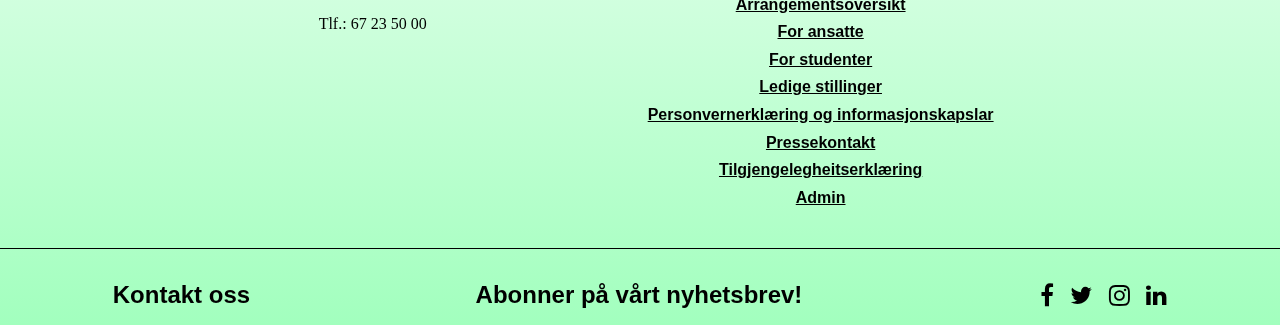
<file: github.html>
<!DOCTYPE html>
<html lang="no">
<head>
  <meta charset="UTF-8">
  <meta name="viewport" content="width=device-width, initial-scale=1.0">
  <meta name="description" content="benefits of github">
  <meta name="keywords" content="git,github,commit,change">
  <link rel="stylesheet"  href="styles/style.css"> <!-- Lenker til delt CSS-fil -->
  <link rel="stylesheet" href="https://cdnjs.cloudflare.com/ajax/libs/font-awesome/4.7.0/css/font-awesome.min.css">
  <!--All screenshots present in this document are taken by Mateen Chandhry-->
<title>Github</title>
</head>

<body>
  </div>
  <header> <!-- Felles toppseksjon med logo og navigasjon -->
    <nav>
      <div>
        <a href="index.html">Hjem</a>
      </div>

      <div>
        <a href="accessibility.html">Tilgjenglighet</a>
      </div>

      <div>
        <div class="oslomet-logo">
          <a href="https://www.oslomet.no/"></a>
          <img src="media/olsometlogo.webp" alt="Oslomet logo">
        </div>
      </div>

      <div>
        <a href="github.html">Github</a>
      </div>

      <div>
        <a href="activity.html">Aktivitet</a>
      </div>
    </nav>
  </header>


    <main>
      <!--Det er en selvstendig artikkel-->
      <article>
        <div class="overskrift">
          <h1>GitHub: Tool of Collaboration</h1>
          <hr>
          <p>In this modern world, collaboration is key. Therefore, applications that strengthen, and make collaboration easier are also key, hence Git.</p>
        </div>

        <div>
          <h2>Git and its' indefinite benefits</h2>
          <hr>
          <p>Simply put: Git is an application that can be used on VS Code to make collaborating go a lot smoother. If you ever have a team project, having Git installed can come with too many benefits to ignore, such as:
          </p>
          
          <ul>
            <li>Allowing multiple people to edit the same files without having too many conflicts occur.</li>
            <li>Changes become well-documented. Whenever someone changes anything with the files, Git tells you who changed it, what they precisely changed, and when they changed it. This makes collaboration a lot easier and is the main feature of Git.</li>
            <li>With Git comes Github, where you can store, share, download, and set up collaborations on files you wish.</li>
            <li>You can choose if you want to “synchronize” changes, allowing for flexibility in the collaboration that you do.</li>
          </ul>
        </div>
        
        <div>
          <h2>The core feature of Git</h2>
          <hr>
          <p>Usually, when multiple people are working simultaneously on the same files, problems would occur. Multiple versions of the same files would appear, and you would have to painstakingly figure out what to keep and what to remove. Git solves this issue by having branches, pull requests, and merging of said branches. This smoothens the process of merging 2 unique versions of the same file, which makes collaboration a lot easier.</p> 
        </div>
       
          <section class="collaboration">
            <h2>Commit history:</h2>
            <hr>
            <div>
              <div class="image1">
                <div class="commit-text">
                  <h2>At first github seemed difficult and unnecessary</h2>
                  <hr>
                  <p>Some of the first commits</p>
                </div>

                <div class="commit-image">
                  <img src="media/commit1.webp" alt="Github commits">
                </div>
              </div>

              <div class="image2">
                <div class="commit-image">
                  <img src="media/commit2.webp" alt="Github commits"> 
                </div>

                <div class="commit-text">
                  <h2>Later on it got easy</h2>
                  <hr>
                  <p>More experienced commits</p>
                </div>  
              </div>
            </div>
            

            <h2>Specific changes</h2>
            <hr>
            <div class="specific-changes">
              <div>
                <img src="media/change1.webp" alt="change1">
                <p>Github gjør det tydelig hva slags forandringer skjer. I dette eksempelet så ble px gjort om til em.</p>
              </div>
              
              <div>
                <img src="media/change2.webp" alt="change2">
                <p>Eksempel av linjer som ryddes på for å gjøre det tydeligere hva koden gjør.</p>
              </div>
            </div>
          </section>    
      
        <div>
          <h2>Git: Smoother collaboration</h2>
          <hr>
          <p>To summarize, Git and Github makes collaborating a lot easier, especially when multiple people are working on the same files at the same time. It saves a lot of time and spares us the pain of having to send back and forth file versions. Therefore, if you are planning to collaborate, get Git!</p>
        </div>
      </article>
    </main>  

    <footer>
      <div class="footer-text">
        <!--kopierte text fra matmod side-->
        <h2>Hold deg oppdatert på hva som skjer på OsloMet. </h2> 
      </div>
  
      <div class="footer-box">
        <div class="footer-oslomet">
          <div class="underline">
            <h3>OSLOMET</h3>
          </div>
          
          <p>STORBYUNIVERSITET</p>
          <p>Postboks 4, St. Olavs plass</p>
          <p>0130 Oslo</p>
          <p>Tlf.: 67 23 50 00 </p>
        </div>
  
       <div class="footer-merinfo">
        <div class="underline">
          <h3>MER INFO</h3>
        </div>
        <ul>
          <li><a href="https://www.oslomet.no/en">English</a></li>  
          <li><a href="https://www.oslomet.no/alumni">Alumni</a></li>  
          <li><a href="https://www.oslomet.no/om/ansatteoversikt">Ansatteoversikt</a></li>  
          <li><a href="https://www.oslomet.no/om/arrangement/arrangementsoversikt">Arrangementsoversikt</a></li>  
          <li><a href="https://www.oslomet.no/om/for-ansatte">For ansatte</a></li>  
          <li><a href="https://www.oslomet.no/om/for-studenter">For studenter</a></li>  
          <li><a href="https://www.oslomet.no/om/ledige-stillinger">Ledige stillinger</a></li>  
          <li><a href="https://www.oslomet.no/om/personvernerklering-informasjonskapslar">Personvernerklæring og informasjonskapslar</a></li>  
          <li><a href="https://www.oslomet.no/om/pressekontakt">Pressekontakt</a></li>  
          <li><a href="https://www.oslomet.no/om/tilgjengelegheitserklering">Tilgjengelegheitserklæring</a></li>  
          <li><a href="https://www.oslomet.no/om/pressekontakt">Admin</a></li>  
        </ul>
        </div>
      </div>
  
      <div class="footer-bottom">
        <div>
          <a href="https://www.oslomet.no/om/kontakt">Kontakt oss</a> 
        </div>
  
        <div>
          <a href="https://www.oslomet.no/nyhetsbrev">Abonner på vårt nyhetsbrev!</a>
        </div>
  
        <div class="footer-socialmedia">
          <!-- Font icons source: w3schools.com
           https://www.w3schools.com/icons/fontawesome_icons_intro.asp -->
          <!--All screenshots present in this document are taken by Mateen Chandhry-->
          <a href="https://www.facebook.com/oslomet/" class="fa fa-facebook" aria-label="Read more on facebook"></a>
          <a href="https://twitter.com/oslomet" class="fa fa-twitter"  aria-label="Read more on twitter"></a>
          <a href="https://www.instagram.com/oslomet/?hl=nb" class="fa fa-instagram" aria-label="Read more on instagram" class="fa fa-instagram" aria-label="Read more on instagram"></a>
          <a href="https://no.linkedin.com/school/oslomet/" class="fa fa-linkedin" aria-label="Read more on linkedin"></a>
        </div>
      </div>
    </footer>
</body>
</file>
<file: styles/style.css>
/*Heads up for future developers:
This file has 4 htmls, with 1 being the index, that has its' own complex side-navigation. 2 htmls that share the style of
the index, but lack some of the more complex aspects. Lastly we have the activity page, which is its' own kind of thing.

First of all the index file has a unique div to it called "pushright", and it basically serves as a <main>,
but it leaves a margin on the right, so there is space for the side navigation, which is unique to the index file.
This is so that I can have the same style on all of them, but only a side navigation for one of them.
Also, all of the styling with a ".activity" on the start belongs to activity.html. This is so that I can have 1 CSS file, and avoid having weird class names on the activity page.

Content: 
18-600: Styling for the 3 primary classes
600-815: Styling for the activity page
815-947 Styling for the responsive design, in case of mobile users or users with narrow screens.

Enjoy!

Styling for the general header, used for all 3 primary htmls*/
header {
  justify-content: space-between;
  border-bottom-style: ridge;
}

p, h1, h2, h3 {
  font-family: 'Times New Roman', Times, serif;
}

/*Common background color found in the 3 primary htmls*/
header, .oslomet-logo, .oslomet-logo img {
  background-color: #a2ffbe;
}

.oslomet-logo {
  margin-bottom: 1.25em;
  margin: 0;
  height: 100%;
  object-fit: contain;
}

.overskrift {
  padding-top: 3em;
  width: 80%;
  margin: auto;
  float: middle;
}

/*Centered text for headers, logos, and such*/
.oslomet-logo, .overskrift, .oversikt, article div h2, .side-nav > div, .interessert-liste {
  text-align: center;
}

.overskrift p {
  font-size: 1.4em;
}

.oslomet-logo img {
  height: 50%;
  width: 50%;
  mix-blend-mode:multiply;
}

/* Styling for navigasjonsmeny */

nav {
  display: flex;
  width: 100%;
  height: 100%;
  text-align: center;
}
/*Primary way of design, with blocks of a heading followed by a paragraph*/
article div {
  margin: auto;
  float: center;
  width: 80%;
  margin-top: 2em;
  padding: 1em;
}

nav > div {
  margin: auto;
  width: 20%;
}

/*Navigation links*/
nav a {
  font-weight: bold;
  color: #070606;
  font-size: 1.5rem;
  text-decoration: none;
}

/*The general design style goes for bolded black text to highlight links. Readable and understandable!*/
a {
  font-weight: bold;
  color: rgb(0, 0, 0);
}

/*The side navigation is only present on the index*/
.side-nav {
  height: 100%;
  position: fixed;
  width: 19.5%;
  background-color: white;
  float: right;
  border-right-style: double;
}

.side-nav a {
  text-decoration: none;
}

.side-nav a > div {
  display: flex;
  padding-left: 1em;
  text-align: left;
}

.side-nav a > div > div{
  font-size: 1.8em; 
  margin-left: auto;
  padding-right: 0.15em;
  margin-top: auto;
  margin-bottom: auto;
  text-align: right;
}

.side-nav a > div:hover {
  background-color: rgb(216, 216, 216);
}

main {
  background-color:#e3ffeb;
  background-image: linear-gradient( #e3ffeb, white)
}

/*Footer bottom referds to the bottom of the bottom of the page*/
.footer-bottom {
  width: 100%;
  border: 0.02em;
  border-top-style: solid;
  border-color: black;
  padding-top: 2em;
  padding-bottom: 1em;
  align-items: center;
  display: flex;
}

.footer-bottom div {
  margin: auto;
}

.footer-bottom a {
  font-size: 1.5em;
}

footer a {
  text-decoration: none;
}

.footer-merinfo ul li a {
  color: black;
}

a:active {
  color: none;
}

/*This is for the part in the index that needed a little extra width to pull of that design*/
.article-bottom {
  width: 95%;
  float: center;
  display: flex;
  align-items: center;
  align-items: flex-start;
  margin: auto;
  margin-top: 3em;
}

.article-bottom > div {
  width: 48%;
  margin-left: auto;
  margin-right: auto;
  display: inline-block;
}

article {
  padding-top: 3em;
}

.article-bottom a {
  text-decoration: none;
}

.kanskje-interessert {
  display: inline-block;
  background-color: white;
  border: solid 0.01em;
  display: flex;
}

.kanskje-interessert ul {
  list-style: none;
  padding: 0;
}

/*Aligns elements vertically*/
.studiebakgrunn {
  display: grid;
  align-items: center;
}

.student-historier {
  border: solid 0.01em;
  background-color: #c2ffd4;
  padding: 0.3em;
}

.student-historier, .studieinformasjon, .faglig-leder {
  text-align: center;
}


.studiebakgrunn div {
  float: center;
  margin: auto;
}

.studieinformasjon, .side-nav img, .article-top {
  width: 80%;
}

.faglig-leder {
  width: 100%;
  margin-top: 3em;
}

.faglig-leder img, .studenthistorier img, .side-nav img  {
  height: 100%;
  object-fit: cover;
  overflow: hidden;
}

.faglig-leder img {
  width: 40%;
  border: double 0.02em;
}

.student-historier img {
  width: 95%;
}


.side-nav li {
  list-style: none;
  border-bottom: solid 0.01em;
}

.side-nav li a {
  height: 100%;
}

.side-nav ul {
  padding: 0;
}

/* styling for the common footer found in the 3 primary htmls*/
footer{
  padding: 0;
  margin: 0;
  margin-top: 2em;
  background-color: #a2ffbe;
  background-image: linear-gradient(white,#a2ffbe);
  float: center;
  align-items: center;
  display: grid;
}

.interessert-liste a div {
  width: 100%;
}

.footer-box {
  width: 70%;
  padding: 3.5em;
  padding-bottom: 1em;
  padding: auto;
  display: flex;
  align-items: center;
  text-align: center;
  align-items: flex-start;
  margin: auto;
}

.underline {
  border: 0.02em;
  border-bottom-style: solid;
  border-color: black;
}

.footer-text { 
  width: 100%;
  margin-bottom: 1.25em;
  text-align: left;
}


.footer-text h2 {
  font-size: 2.1em;
  margin-bottom: 0.6em;
  text-align: center;
  width: 100%;
}

.footer-text h3 {
  font-size: 1.25em;
  margin-bottom: 0.6em;

}

.footer-text p {
  margin-bottom: 0.25em;
}

.footer-merinfo {
  display: grid;
  margin-left: 3em;
}

.footer-oslomet, .footer-merinfo {
  margin-left: auto;
  margin-right: auto;
}


.footer-merinfo ul {
  list-style-type: none;
  padding:0;
}

.footer-merinfo ul li {
  margin-bottom: 0.6em;
}

.footer-merinfo a {
  color: white;
  text-decoration: underline;
}

.footer-sosialmedia {
  display: flex;
  align-items: center;
}

.footer-socialmedia * {
  text-decoration: none;
  margin-left: 0.5em;
}

.footer-nyhet button {
  background-color: black;
  padding: 0.6em 1.25em

}

.paragraph p {
  font-size: 1.3em;
}

.sammensatt-tekst {
  text-align: center;
}

.lighthouse-bilder {
  display: flex;
  width: 95%;
  height: 20em;
  margin-bottom: 4em;
  margin-top: 0;
  padding-top: 0;
}

.lighthouse-bilder div {
  height: 70%;
  width: 70%;
  margin: auto;
  object-fit: contain;
  text-align: center;
}

.lighthouse-bilder img {
  width: 110%;
  object-fit: contain;
}



/*styling for sections, lining elements vertically after one another*/
.oversikt {
  width: 80%;
  margin: auto;
  float: middle;
}

.oversikt div {
  display: flex;
  justify-content: space-between;
  align-items: center;
  padding: 1.25em;
}

.oversikt > div {
  border-bottom: solid 0.05em
}

.section-category h2 {
  font-weight: bold;
  font-size: 1.5em ;
  border-right: solid 0.01em;
}

.section-category {
  text-align: left;
}

.section-category p {
    margin-inline-end: 0;
}

.pushright {
  width: 81%;
  margin-left: 19%;
}

/*styling for "semestertabell" or "semester table"*/
body {
  background-color: #ffffff;
  margin: 0;
  padding: 0;
  font-family: Arial, Helvetica, sans-serif;
  color:rgb(0, 0, 0); 
}

.table-heading {
  background-color: #a2ffbe;
}

h1 {
  font-size: 2.2em;
  font-weight: bold;
  margin-top: 0;
  text-align: center;
}


h2 {
  text-align: center;
}

.semester-table a {
  font-weight: lighter;
}

.semester-table h3{
  font-size: 1em;
}

.semester-table li {
   font-weight:lighter;
}

table.semester-table {
  width: 80%;
  margin: auto;
  float: center;
  border-collapse: collapse;
  margin: 1.25em auto;
  background-color: #fff;
  box-shadow: 0 0.25em 0.5em rgba(0, 0, 0, 0.1);
}



table.semester-table th, table.semester-table td {
  border: 0.05em solid #ccc;
  padding: 0.6em;
  text-align: left;
  font-weight: bold;
}
table.semestertable th {
  background-color: rgb(116, 111, 111);
  color:rgb(0, 0, 0);
  font-weight:bold;
}
table.semester-table tr:nth-child(even) {
  background-color: #e0e0e0;
}

table.semester-table tr:nth-child(odd) {
  background-color: #ffffff;
}

/*dropdownmenu for the table*/
details {
  margin: 0.25em 0;
  cursor:pointer
}

details summary {
  color:rgb(0, 0, 0);
  font-weight:bold;
  outline: #070606;
}

details ul {
  margin-top: 0.25em;
  padding-left: 1.25em;
  list-style-type: disc;
  color: black;
}

details ul li {
  margin: 0.25em 0
}

/* hover effects*/
/*table.semester-table td:hover {
  background-color: #e6e6e6c0;
}*/

summary:hover {
  color: rgba(117, 117, 117, 0.86);
}

.rightandleftspace {
  margin-right: 0.5em;
  margin-left: 0.5em;
}

/* these lines are exclusive to the github page */

.collaboration {
  width: 90%;
  margin: auto;
}

.collaboration > div {
  width: 100%;
  margin: auto;
}

/*These images end up aligned diagonally*/

.image1, .image2 {
  width: 95%;
  margin: auto;
  margin-right: 0;
  display: flex;
  height: 25em;
  background-color: white;
  border: solid 0.01em;
  padding: 0.5em;
  margin-left: 0;
  margin-bottom: 1em;
}

.commit-image {
  padding: 0;
  margin: 0;
  width: 70%;
}

.commit-text {
  width: 30%;
}

.image1 img, .image2 img, .specific-changes img {
  height: 100%;
  width: 100%;  
  overflow: hidden;
}

.image2 div {
  text-align: right;
}

.specific-changes {
  display: flex;
}

.specific-changes > div {
  text-align: center;
}

.specific-changes p {
  color:#464646;
}

/*everything beyond here is for activity. */

/*This is to avoid the activity getting the 3 primary html's fading background, since it goes with another style*/
.activity main {
  background-color: white;
  background-image: none;
}

.activity h1, .activity h2, .activity h3, .activity p {
  color: rgb(255, 255, 255);
  font-family: 'Courier New', monospace;
}

.activity h1, .activity h2, .activity h3 {
  font-weight: 100;
}

.activity h1 {
  font-size: 4em;
}

.activity h2 {
  font-size: 2em;
}

.activity header, .activity article, .activity footer {
  width: 80%;
  background-color: rgb(10, 10, 10);
  margin: auto;
  border-radius: 1.5em;
}

.activity header {
  display: flex;
  text-align: right;
  height: 8em;
}

.activity .intro-text {
  text-align: center;
}

.activity nav {
  width: 100%;
  margin: auto;
  margin-left: 20%;
  margin-right: 5%;
  height: 70%;
  display: flex;
}

/*Displays the header options/buttons in a row-like manner, like normal headers*/
.activity nav > div{
  background-color: rgb(36, 36, 36);
  border: solid rgb(60, 60, 60) 0.01em;
  height: 80%;
  width: 20%;
  margin: auto;
  text-align: center;
  display: flex;
} 


.activity nav a {
  margin: auto;
  font-size: 0.7rem;
  text-decoration: none;
  color: white;
  text-align: center;
}

.activity .menu {
  padding: 0;
  display: flex;
  height: 100%;
  list-style-type: none;
}

.activity .menu li {
  margin-left: 1rem;
  color: white;
}

.activity .derigaming {
  height: 8em;
  border-radius: 5em;
}

.activity article {
  text-align: center;
  padding: 2em;
  margin-top: 2em;
}

.activity article p {
  text-align: left;
}
 
 .activity .thicktext {
  font-weight: 800;
}

 .activity .maintext {
  width: 70%;
  padding-top: 3em;
}

.activity .article {
  display: flex;
}

/*This is going to be next to all the text, so there will be text, and images + text on the right.*/
.activity .events {
  margin: 1.5rem;
  float: right;
  width: 30%;
  display: block;
}

/*Images are put inside these*/
.activity .imageholder {
  margin-top: 2em;
  border: 0.07em solid rgba(255, 255, 255, 0.141);
  padding: 0;
  float: right;
  background-color: rgb(30,30,30);
  width: 90%;
  height: 20rem;
  padding: 1em;
  margin: 0;
}

.activity .image {
  padding: 0;
  margin: 0;
  object-fit: cover;
  float: center;
  height: 70%;
  width: 70%;
}

.activity .imageholder p {
  text-align: center;
}

.activity footer {
  margin-top: 3em;
  padding: 2em;
  display: flex;
  background-image: none;
}

/*This is a weak version of nesting to make the "JOIN HERE" and the social media icons appear next to the image of THE GOAT*/
.activity .footer-left, .activity .footer-right {
  display: block;
  margin: auto;
  margin-top: 1em;
  margin-bottom: 1em;
  width: 46%;
}

.activity footer a {
  text-decoration: underline;
  color: white;
}

.activity footer h3 {
  border-bottom: rgb(60, 60, 60) solid 0.01em;
  border-right: rgb(60, 60, 60) solid 0.01em;
  width: 95%;
  margin-top: 2em;
}

.activity .footer-bot {
  margin-top: auto;
  margin-top: 5em;
  height: 10%;
  float: bottom;

}

.activity .footer-bot a {
  margin: auto;
  color: white;
  text-decoration: none;
  margin-left: 1em;
  font-size: 1.3em;
}

.activity footer .imageholder {
  height: 80%;
}

.activity .player-portrait {
  margin: auto;
  width: 80%;
  height: 90%;
  text-align: center;
}

.activity .footer-right > h2 {
  text-align: center;
  margin-bottom: 0.25em;
  margin-top: 0.5em;
}
/*Determines the placement of the image of "THE GOAT"*/
.activity .player-portrait img {
  margin: auto;
  margin-top: 0.5em;
  height: 60%;
  width: 95%;
  object-fit: cover;
}


/* Responsive design */
/*To sum things up, header and footer text usually shrink, "display: flex" usually becomes "display: grid" or 
"display: block"*/
@media(max-width:800px) {
  .side-nav {
    width: 0%;
    height: 0%;
  }

  .side-nav p, .side-nav a, .side-nav div {
    height: 0;
    opacity: 0;
  }

  .pushright {
    width: 100%;
    margin-left: 0%;
  }

  .footer-bottom, .footer-text, .footer-box {
    width: 80%;
    padding: 1rem;
    margin: auto;
    display: block;
  }

  .footer-bottom {
    text-align: center;
  }

  nav {
    height: 3em;
  }
  
  nav a {
    font-size: 0.7em;
  }

  .footer-text {
    width: 90%;
  }

  .oversikt h2 {
    font-size: 1em;
  }

  .specific-changes{
    display: block;
    text-align: center;
  }

  .kanskje-interessert h2 {
    font-size: 1.2em;
  }

  .kanskje-interessert h3 {
    font-size: 1em;
  }

  .kanskje-interessert p {
    font-size: 0.8em;
  }

  .student-historier h2 {
    font-size: 1.3em;
  }

  .faglig-leder p {
    font-size: 0.8em;
  }

  .activity nav {
    margin: auto;
  }

  .activity header img {
    max-height: 40%;
    width: 40%;
    object-fit: contain;
    margin: auto;
  }

  .activity header a {
    font-size: 0.4em;
  }

  .activity header {
    width: 100%;
    margin: auto;
  }

  .activity nav > div {
    margin-left: 0;
    margin-right: 0;
  } 

  .activity article .article {
    display: grid;
    text-align: center;
    height: auto;

  }

  .activity footer, .a {
    display: grid;
    height: auto;
  }

  .activity article .maintext, .activity .events {
    width: 90%;
    margin: auto;
  }

  .activity article {
    width: 80%;
  }

  .activity h1 {
    font-size: 3em;
  }
  .activity .footer-top {
    display: block;
  }
  .activity .footer-right, .activity .footer-left {
    width: 85%;
  }
  .lighthouse-bilder {
    display: grid;
  }
  .sammensatt-tekst img {
    width: 100%;
  }
  .sammensatt-tekst {
    margin-top: 25em;
  }
}
</file>
